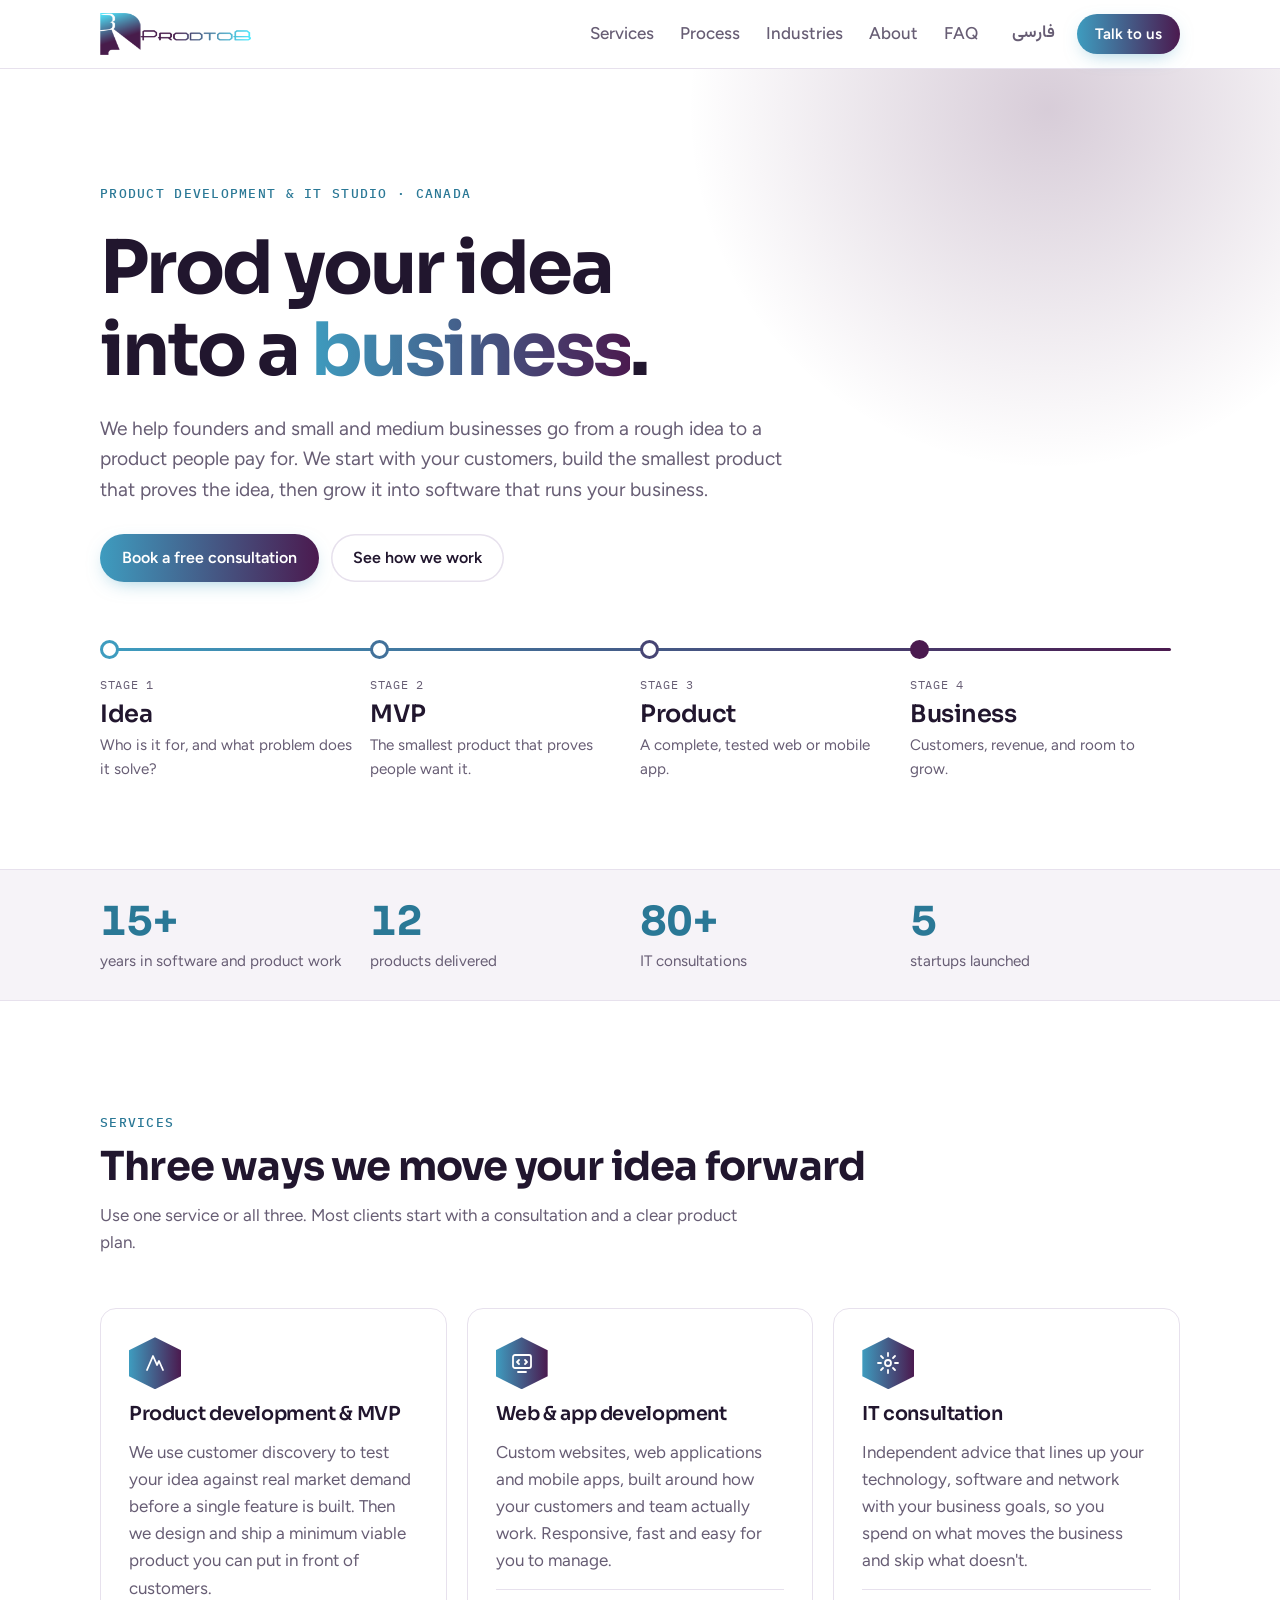
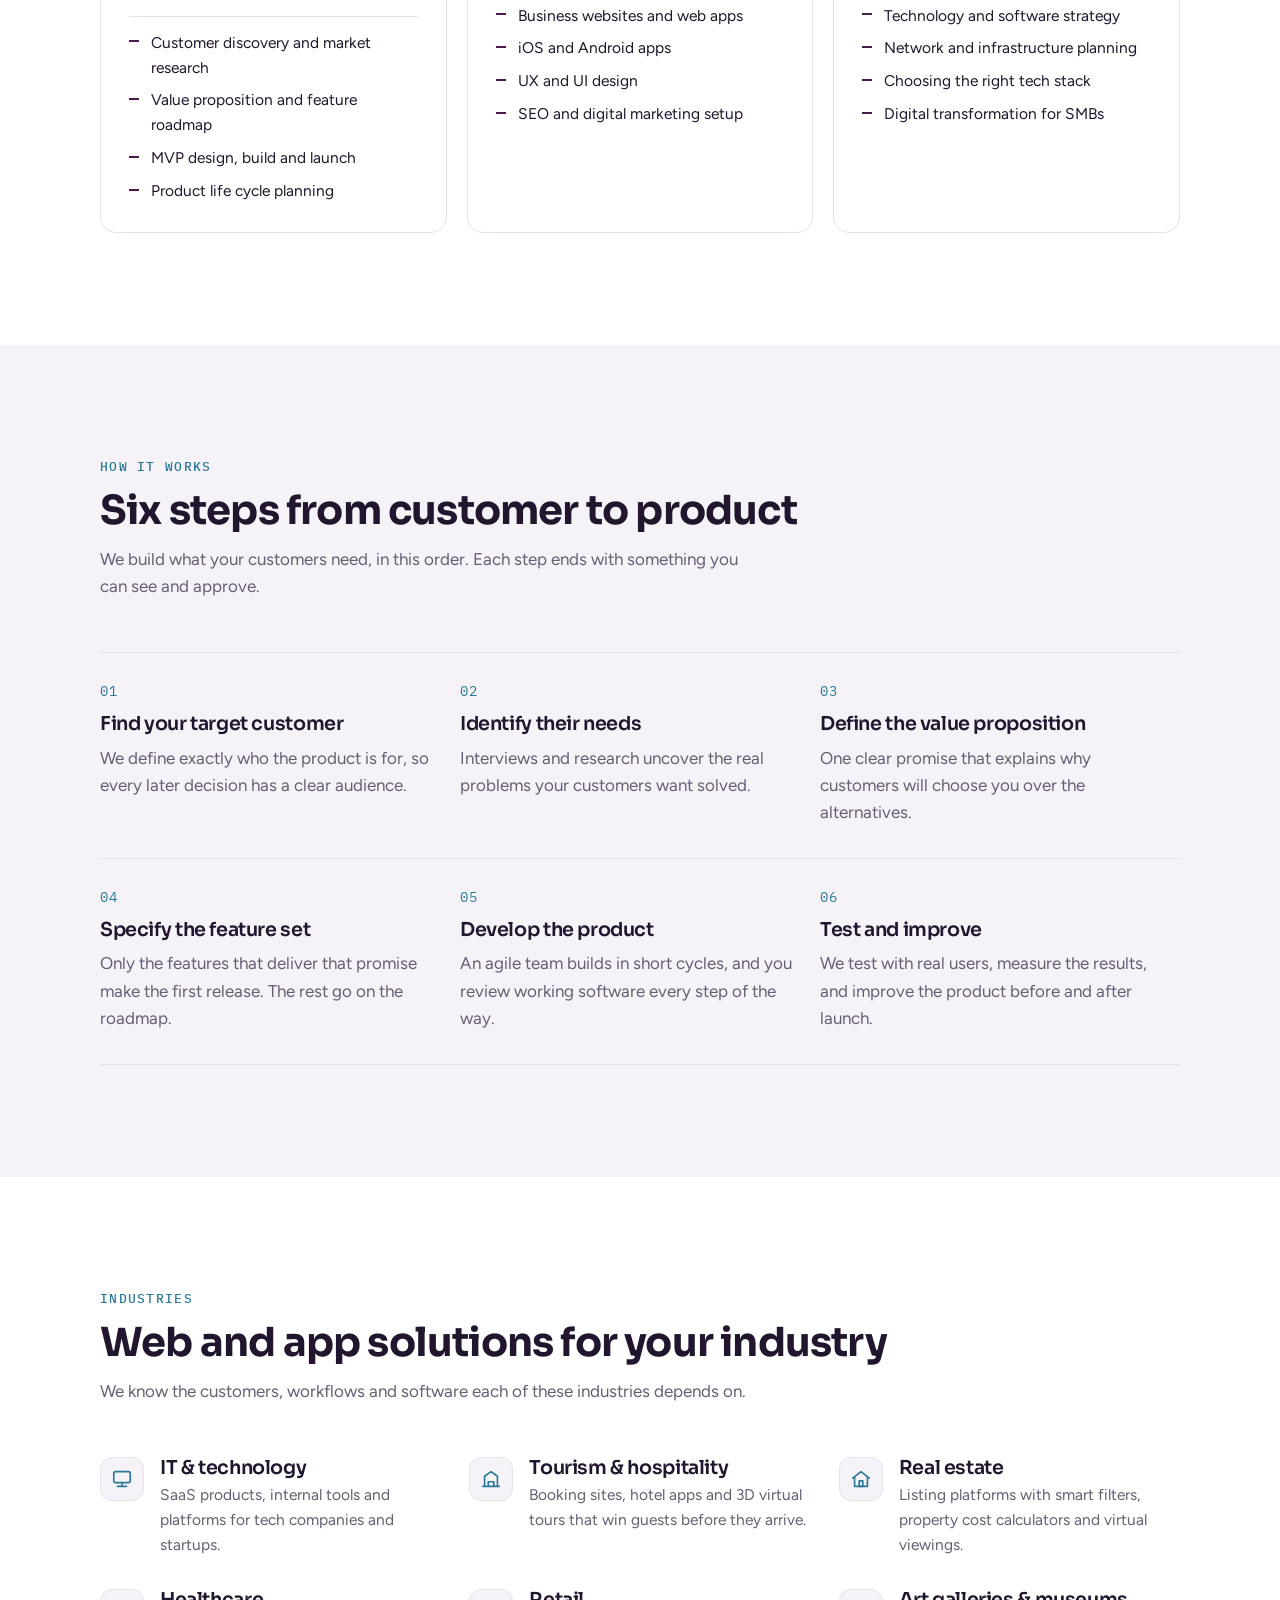
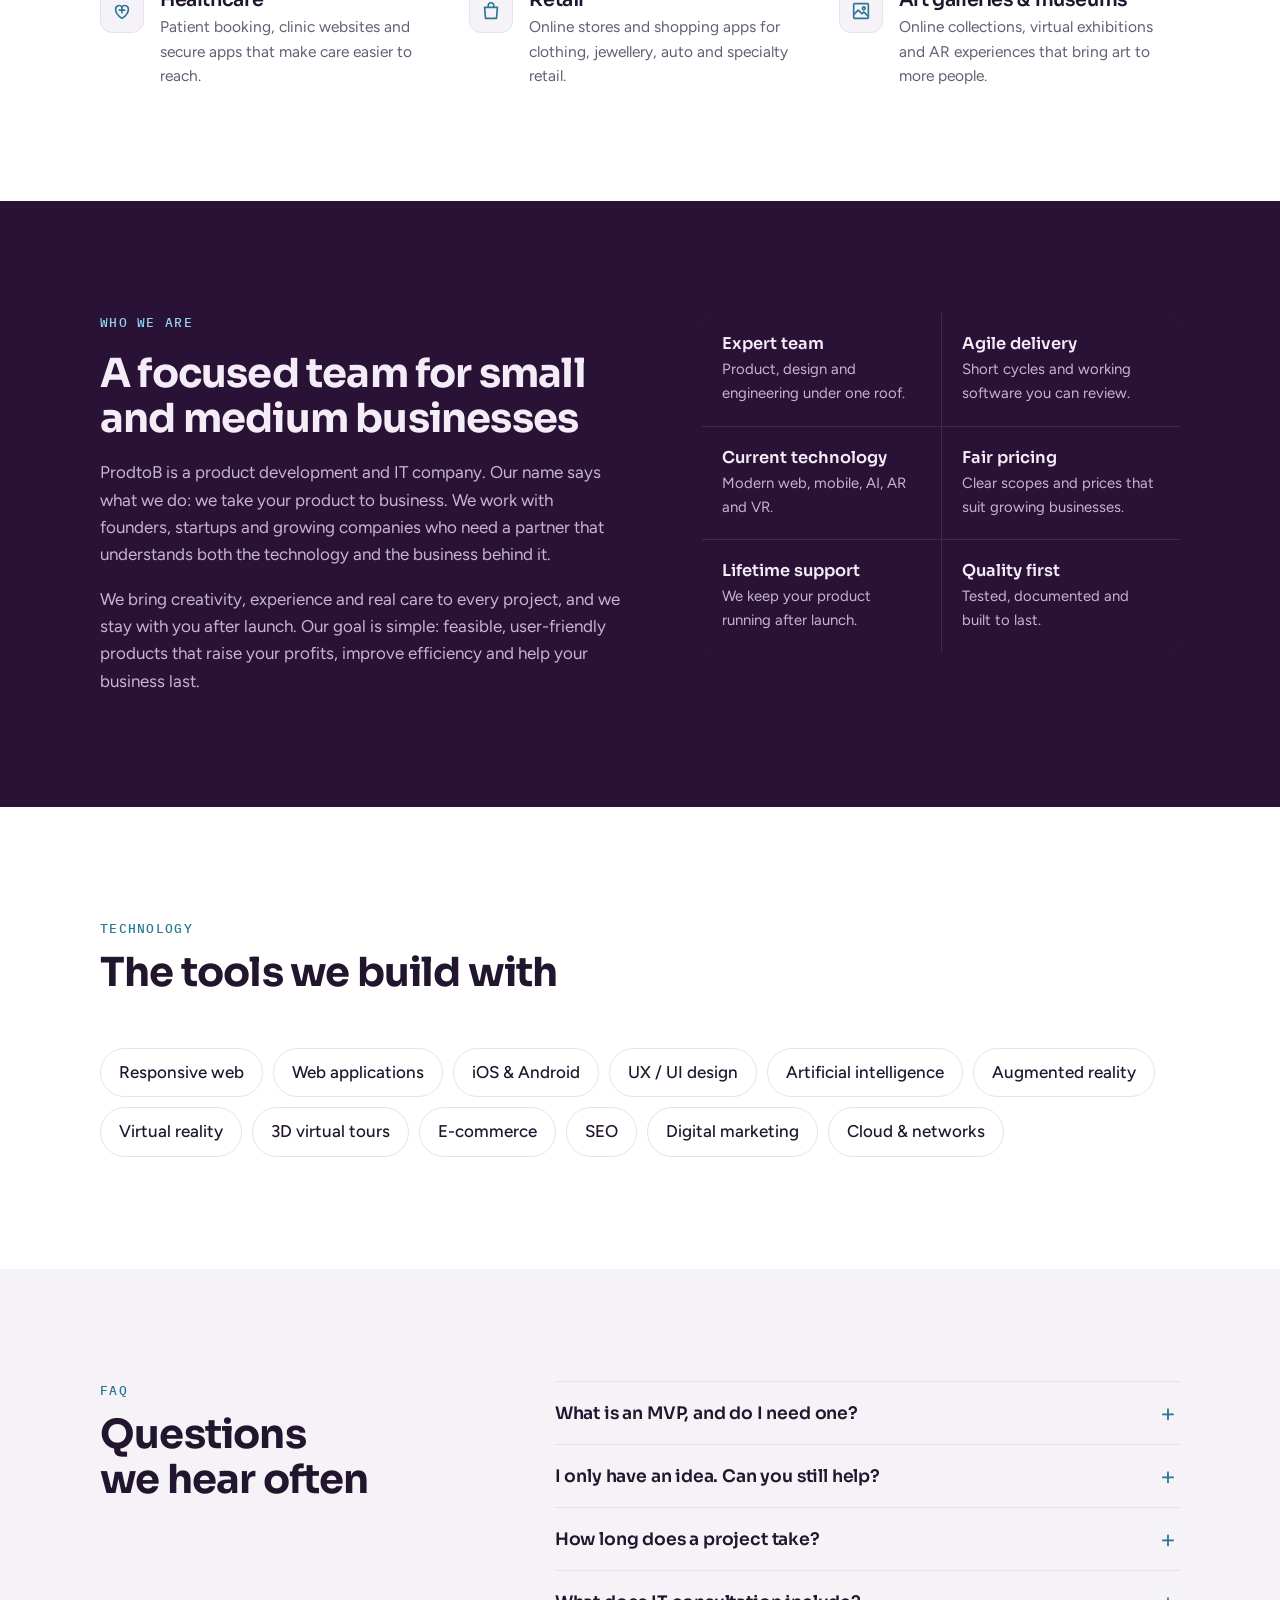
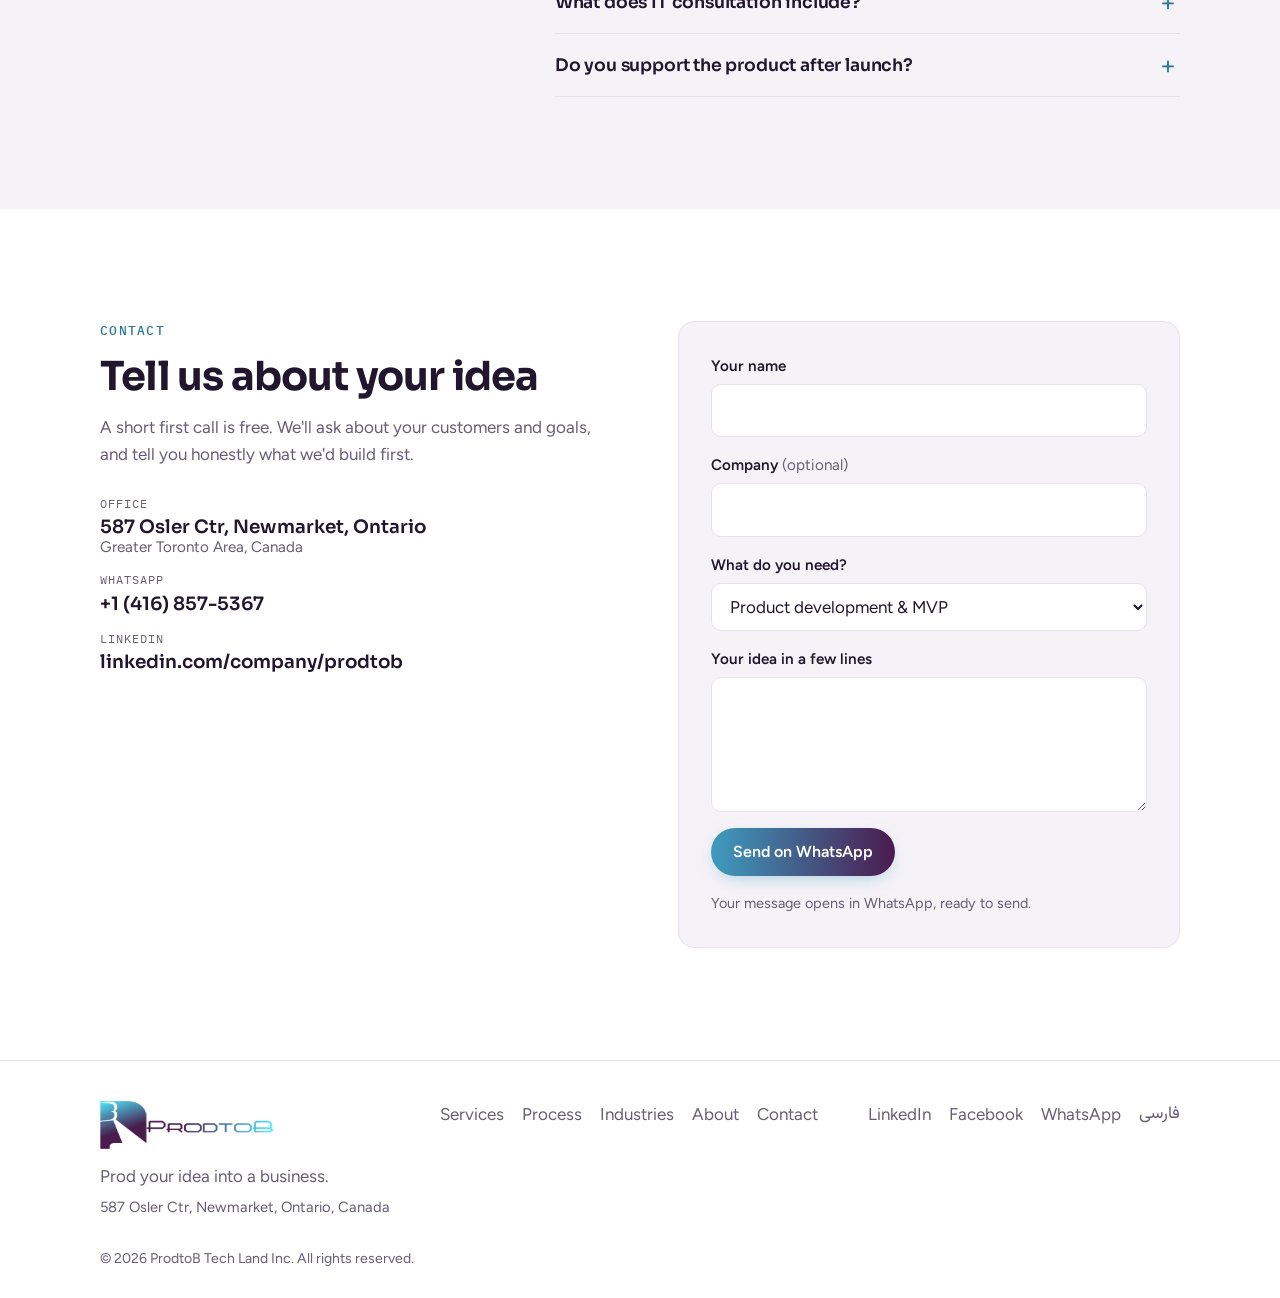
<file: index.html>
<!doctype html>
<html lang="en">
<head>
<meta charset="utf-8">
<meta name="viewport" content="width=device-width, initial-scale=1, viewport-fit=cover">
<title>ProdtoB Product Studio</title>
<meta name="description" content="ProdtoB turns ideas into working businesses: customer discovery, MVP and product development, custom web and app development, and IT consultation for startups and small and medium businesses.">
<meta name="theme-color" content="#4b1a4f">
<link rel="icon" href="assets/favicon.png" type="image/png">
<link rel="apple-touch-icon" href="assets/favicon.png">
<link rel="alternate" hreflang="en" href="https://prodtob.com/">
<link rel="alternate" hreflang="fa" href="https://prodtob.com/fa/">
<link rel="preconnect" href="https://fonts.googleapis.com">
<link rel="preconnect" href="https://fonts.gstatic.com" crossorigin>
<link rel="stylesheet" href="https://fonts.googleapis.com/css2?family=Sora:wght@500;600;700&family=Figtree:wght@400;500;600&family=IBM+Plex+Mono:wght@500&display=swap">
<link rel="stylesheet" href="https://fonts.googleapis.com/css2?family=Vazirmatn:wght@600&text=%D9%81%D8%A7%D8%B1%D8%B3%DB%8C&display=swap">
<link rel="stylesheet" href="css/styles.css">
</head>
<body>
<a class="skip" href="#main">Skip to content</a>

<header class="site-header">
  <div class="wrap header-row">
    <a class="logo" href="#top" aria-label="ProdtoB home">
      <img class="logo-img on-light" src="assets/logo-prodtob.png" alt="ProdtoB" width="511" height="142">
      <img class="logo-img on-dark" src="assets/logo-prodtob-dark.png" alt="ProdtoB" width="511" height="142">
    
    </a>
    <nav id="nav" class="nav" aria-label="Main">
      <a href="#services">Services</a>
      <a href="#process">Process</a>
      <a href="#industries">Industries</a>
      <a href="#about">About</a>
      <a href="#faq">FAQ</a>
    </nav>
    <div class="header-cta">
      <a class="lang" href="fa/" hreflang="fa" lang="fa">فارسی</a>
      <a class="btn btn-sm" href="#contact">Talk to us</a>
      <button id="nav-toggle" class="nav-toggle" aria-expanded="false" aria-controls="nav" aria-label="Menu"><span></span><span></span></button>
    </div>
  </div>
</header>

<main id="main">
  <!-- HERO: the brand idea as a route, Idea → MVP → Product → Business -->
  <section id="top" class="hero">
    <div class="wrap">
      <p class="eyebrow">Product development &amp; IT studio · Canada</p>
      <h1>Prod your idea<br>into a <span class="grad">business</span>.</h1>
      <p class="lead">We help founders and small and medium businesses go from a rough idea to a product people pay for. We start with your customers, build the smallest product that proves the idea, then grow it into software that runs your business.</p>
      <div class="hero-actions">
        <a class="btn" href="#contact">Book a free consultation</a>
        <a class="btn btn-ghost" href="#process">See how we work</a>
      </div>

      <ol class="route" aria-label="From idea to business">
        <li class="stop"><span class="dot"></span><span class="mono">Stage 1</span><strong>Idea</strong><em>Who is it for, and what problem does it solve?</em></li>
        <li class="stop"><span class="dot"></span><span class="mono">Stage 2</span><strong>MVP</strong><em>The smallest product that proves people want it.</em></li>
        <li class="stop"><span class="dot"></span><span class="mono">Stage 3</span><strong>Product</strong><em>A complete, tested web or mobile app.</em></li>
        <li class="stop"><span class="dot"></span><span class="mono">Stage 4</span><strong>Business</strong><em>Customers, revenue, and room to grow.</em></li>
      </ol>
    </div>
  </section>

  <section class="stats" aria-label="ProdtoB in numbers">
    <div class="wrap stats-row">
      <div><b>15+</b><span>years in software and product work</span></div>
      <div><b>12</b><span>products delivered</span></div>
      <div><b>80+</b><span>IT consultations</span></div>
      <div><b>5</b><span>startups launched</span></div>
    </div>
  </section>

  <section id="services" class="section">
    <div class="wrap">
      <div class="section-head">
        <p class="eyebrow">Services</p>
        <h2>Three ways we move your idea forward</h2>
        <p class="sub">Use one service or all three. Most clients start with a consultation and a clear product plan.</p>
      </div>
      <div class="services">
        <article class="service">
          <div class="hex" aria-hidden="true"><svg viewBox="0 0 24 24"><path d="M4 19 10 5l4 9 2-4 4 9"/></svg></div>
          <h3>Product development &amp; MVP</h3>
          <p>We use customer discovery to test your idea against real market demand before a single feature is built. Then we design and ship a minimum viable product you can put in front of customers.</p>
          <ul>
            <li>Customer discovery and market research</li>
            <li>Value proposition and feature roadmap</li>
            <li>MVP design, build and launch</li>
            <li>Product life cycle planning</li>
          </ul>
        </article>
        <article class="service">
          <div class="hex" aria-hidden="true"><svg viewBox="0 0 24 24"><rect x="3" y="4" width="18" height="13" rx="2"/><path d="M8 21h8M9 9l-2 2 2 2M15 9l2 2-2 2"/></svg></div>
          <h3>Web &amp; app development</h3>
          <p>Custom websites, web applications and mobile apps, built around how your customers and team actually work. Responsive, fast and easy for you to manage.</p>
          <ul>
            <li>Business websites and web apps</li>
            <li>iOS and Android apps</li>
            <li>UX and UI design</li>
            <li>SEO and digital marketing setup</li>
          </ul>
        </article>
        <article class="service">
          <div class="hex" aria-hidden="true"><svg viewBox="0 0 24 24"><circle cx="12" cy="12" r="3"/><path d="M12 2v3M12 19v3M2 12h3M19 12h3M5 5l2 2M17 17l2 2M5 19l2-2M17 7l2-2"/></svg></div>
          <h3>IT consultation</h3>
          <p>Independent advice that lines up your technology, software and network with your business goals, so you spend on what moves the business and skip what doesn't.</p>
          <ul>
            <li>Technology and software strategy</li>
            <li>Network and infrastructure planning</li>
            <li>Choosing the right tech stack</li>
            <li>Digital transformation for SMBs</li>
          </ul>
        </article>
      </div>
    </div>
  </section>

  <section id="process" class="section section-tint">
    <div class="wrap">
      <div class="section-head">
        <p class="eyebrow">How it works</p>
        <h2>Six steps from customer to product</h2>
        <p class="sub">We build what your customers need, in this order. Each step ends with something you can see and approve.</p>
      </div>
      <ol class="steps">
        <li><span class="mono">01</span><h3>Find your target customer</h3><p>We define exactly who the product is for, so every later decision has a clear audience.</p></li>
        <li><span class="mono">02</span><h3>Identify their needs</h3><p>Interviews and research uncover the real problems your customers want solved.</p></li>
        <li><span class="mono">03</span><h3>Define the value proposition</h3><p>One clear promise that explains why customers will choose you over the alternatives.</p></li>
        <li><span class="mono">04</span><h3>Specify the feature set</h3><p>Only the features that deliver that promise make the first release. The rest go on the roadmap.</p></li>
        <li><span class="mono">05</span><h3>Develop the product</h3><p>An agile team builds in short cycles, and you review working software every step of the way.</p></li>
        <li><span class="mono">06</span><h3>Test and improve</h3><p>We test with real users, measure the results, and improve the product before and after launch.</p></li>
      </ol>
    </div>
  </section>

  <section id="industries" class="section">
    <div class="wrap">
      <div class="section-head">
        <p class="eyebrow">Industries</p>
        <h2>Web and app solutions for your industry</h2>
        <p class="sub">We know the customers, workflows and software each of these industries depends on.</p>
      </div>
      <div class="industries">
        <article><svg viewBox="0 0 24 24" aria-hidden="true"><rect x="3" y="4" width="18" height="12" rx="2"/><path d="M7 20h10M12 16v4"/></svg><h3>IT &amp; technology</h3><p>SaaS products, internal tools and platforms for tech companies and startups.</p></article>
        <article><svg viewBox="0 0 24 24" aria-hidden="true"><path d="M3 20h18M5 20V9l7-5 7 5v11M9 20v-5h6v5"/></svg><h3>Tourism &amp; hospitality</h3><p>Booking sites, hotel apps and 3D virtual tours that win guests before they arrive.</p></article>
        <article><svg viewBox="0 0 24 24" aria-hidden="true"><path d="M3 11 12 4l9 7M5 10v10h14V10"/><rect x="10" y="14" width="4" height="6"/></svg><h3>Real estate</h3><p>Listing platforms with smart filters, property cost calculators and virtual viewings.</p></article>
        <article><svg viewBox="0 0 24 24" aria-hidden="true"><path d="M12 20s-7-4.5-7-10a4 4 0 0 1 7-2.6A4 4 0 0 1 19 10c0 5.5-7 10-7 10z"/><path d="M9 11h6M12 8v6"/></svg><h3>Healthcare</h3><p>Patient booking, clinic websites and secure apps that make care easier to reach.</p></article>
        <article><svg viewBox="0 0 24 24" aria-hidden="true"><path d="M5 8h14l-1 12H6zM9 8V6a3 3 0 0 1 6 0v2"/></svg><h3>Retail</h3><p>Online stores and shopping apps for clothing, jewellery, auto and specialty retail.</p></article>
        <article><svg viewBox="0 0 24 24" aria-hidden="true"><rect x="4" y="4" width="16" height="16" rx="1"/><path d="m4 16 5-5 4 4 2-2 5 5"/><circle cx="15" cy="9" r="1.5"/></svg><h3>Art galleries &amp; museums</h3><p>Online collections, virtual exhibitions and AR experiences that bring art to more people.</p></article>
      </div>
    </div>
  </section>

  <section id="about" class="section section-dark">
    <div class="wrap about-grid">
      <div class="about-copy">
        <p class="eyebrow">Who we are</p>
        <h2>A focused team for small and medium businesses</h2>
        <p>ProdtoB is a product development and IT company. Our name says what we do: we take your product to business. We work with founders, startups and growing companies who need a partner that understands both the technology and the business behind it.</p>
        <p>We bring creativity, experience and real care to every project, and we stay with you after launch. Our goal is simple: feasible, user-friendly products that raise your profits, improve efficiency and help your business last.</p>
      </div>
      <ul class="values">
        <li><b>Expert team</b><span>Product, design and engineering under one roof.</span></li>
        <li><b>Agile delivery</b><span>Short cycles and working software you can review.</span></li>
        <li><b>Current technology</b><span>Modern web, mobile, AI, AR and VR.</span></li>
        <li><b>Fair pricing</b><span>Clear scopes and prices that suit growing businesses.</span></li>
        <li><b>Lifetime support</b><span>We keep your product running after launch.</span></li>
        <li><b>Quality first</b><span>Tested, documented and built to last.</span></li>
      </ul>
    </div>
  </section>

  <section class="section">
    <div class="wrap">
      <div class="section-head">
        <p class="eyebrow">Technology</p>
        <h2>The tools we build with</h2>
      </div>
      <ul class="tags">
        <li>Responsive web</li><li>Web applications</li><li>iOS &amp; Android</li><li>UX / UI design</li>
        <li>Artificial intelligence</li><li>Augmented reality</li><li>Virtual reality</li><li>3D virtual tours</li>
        <li>E-commerce</li><li>SEO</li><li>Digital marketing</li><li>Cloud &amp; networks</li>
      </ul>
    </div>
  </section>

  <section id="faq" class="section section-tint">
    <div class="wrap faq-wrap">
      <div class="section-head">
        <p class="eyebrow">FAQ</p>
        <h2>Questions we hear often</h2>
      </div>
      <div class="faq">
        <details>
          <summary>What is an MVP, and do I need one?</summary>
          <p>A minimum viable product is the smallest version of your product that real customers can use. It lets you test demand and learn what to build next before you invest in the full product. If your idea is new or unproven, an MVP is almost always the safest first step.</p>
        </details>
        <details>
          <summary>I only have an idea. Can you still help?</summary>
          <p>Yes. That is where most of our clients start. We begin with customer discovery to check the idea, then turn it into a value proposition, a feature list and a plan you can act on.</p>
        </details>
        <details>
          <summary>How long does a project take?</summary>
          <p>It depends on scope. A focused MVP or business website usually takes a few weeks, while a full web or mobile app takes a few months. You get a timeline with the proposal, before any work starts.</p>
        </details>
        <details>
          <summary>What does IT consultation include?</summary>
          <p>We review your current software, systems and network, compare them with your business goals, and give you a clear plan: what to keep, what to change and what to build.</p>
        </details>
        <details>
          <summary>Do you support the product after launch?</summary>
          <p>Yes. We offer ongoing support, updates and improvements for every product we build.</p>
        </details>
      </div>
    </div>
  </section>

  <section id="contact" class="section">
    <div class="wrap contact-grid">
      <div>
        <p class="eyebrow">Contact</p>
        <h2>Tell us about your idea</h2>
        <p class="sub">A short first call is free. We'll ask about your customers and goals, and tell you honestly what we'd build first.</p>
        <dl class="contact-list">
          <div><dt>Office</dt><dd>587 Osler Ctr, Newmarket, Ontario<br><span class="dd-sub">Greater Toronto Area, Canada</span></dd></div>
          <div><dt>WhatsApp</dt><dd><a href="https://wa.me/14168575367" target="_blank" rel="noopener">+1 (416) 857-5367</a></dd></div>
          <div><dt>LinkedIn</dt><dd><a href="https://www.linkedin.com/company/prodtob/" target="_blank" rel="noopener">linkedin.com/company/prodtob</a></dd></div>
        </dl>
      </div>
      <form id="contact-form" class="form" data-whatsapp="14168575367" novalidate>
        <div class="field"><label for="f-name">Your name</label><input id="f-name" name="name" autocomplete="name" required></div>
        <div class="field"><label for="f-company">Company <span>(optional)</span></label><input id="f-company" name="company" autocomplete="organization"></div>
        <div class="field">
          <label for="f-need">What do you need?</label>
          <select id="f-need" name="need">
            <option>Product development &amp; MVP</option>
            <option>Web or app development</option>
            <option>IT consultation</option>
            <option>Not sure yet</option>
          </select>
        </div>
        <div class="field"><label for="f-msg">Your idea in a few lines</label><textarea id="f-msg" name="message" rows="4" required></textarea></div>
        <button class="btn" type="submit">Send on WhatsApp</button>
        <p class="form-note" id="form-note" role="status">Your message opens in WhatsApp, ready to send.</p>
      </form>
    </div>
  </section>
</main>

<footer class="site-footer">
  <div class="wrap footer-row">
    <div>
      <a class="logo" href="#top" aria-label="ProdtoB home"><img class="logo-img on-light" src="assets/logo-prodtob.png" alt="ProdtoB" width="511" height="142"><img class="logo-img on-dark" src="assets/logo-prodtob-dark.png" alt="ProdtoB" width="511" height="142"></a>
      <p>Prod your idea into a business.</p>
      <p class="foot-addr">587 Osler Ctr, Newmarket, Ontario, Canada</p>
    </div>
    <nav aria-label="Footer">
      <a href="#services">Services</a><a href="#process">Process</a><a href="#industries">Industries</a><a href="#about">About</a><a href="#contact">Contact</a>
    </nav>
    <div class="social">
      <a href="https://www.linkedin.com/company/prodtob/" target="_blank" rel="noopener">LinkedIn</a>
      <a href="https://www.facebook.com/ProdtoB/" target="_blank" rel="noopener">Facebook</a>
      <a href="https://wa.me/14168575367" target="_blank" rel="noopener">WhatsApp</a>
      <a href="fa/" hreflang="fa" lang="fa">فارسی</a>
    </div>
  </div>
  <div class="wrap legal">© <span id="year">2026</span> ProdtoB Tech Land Inc. All rights reserved.</div>
</footer>

<script src="js/main.js"></script>
</body>
</html>
</file>
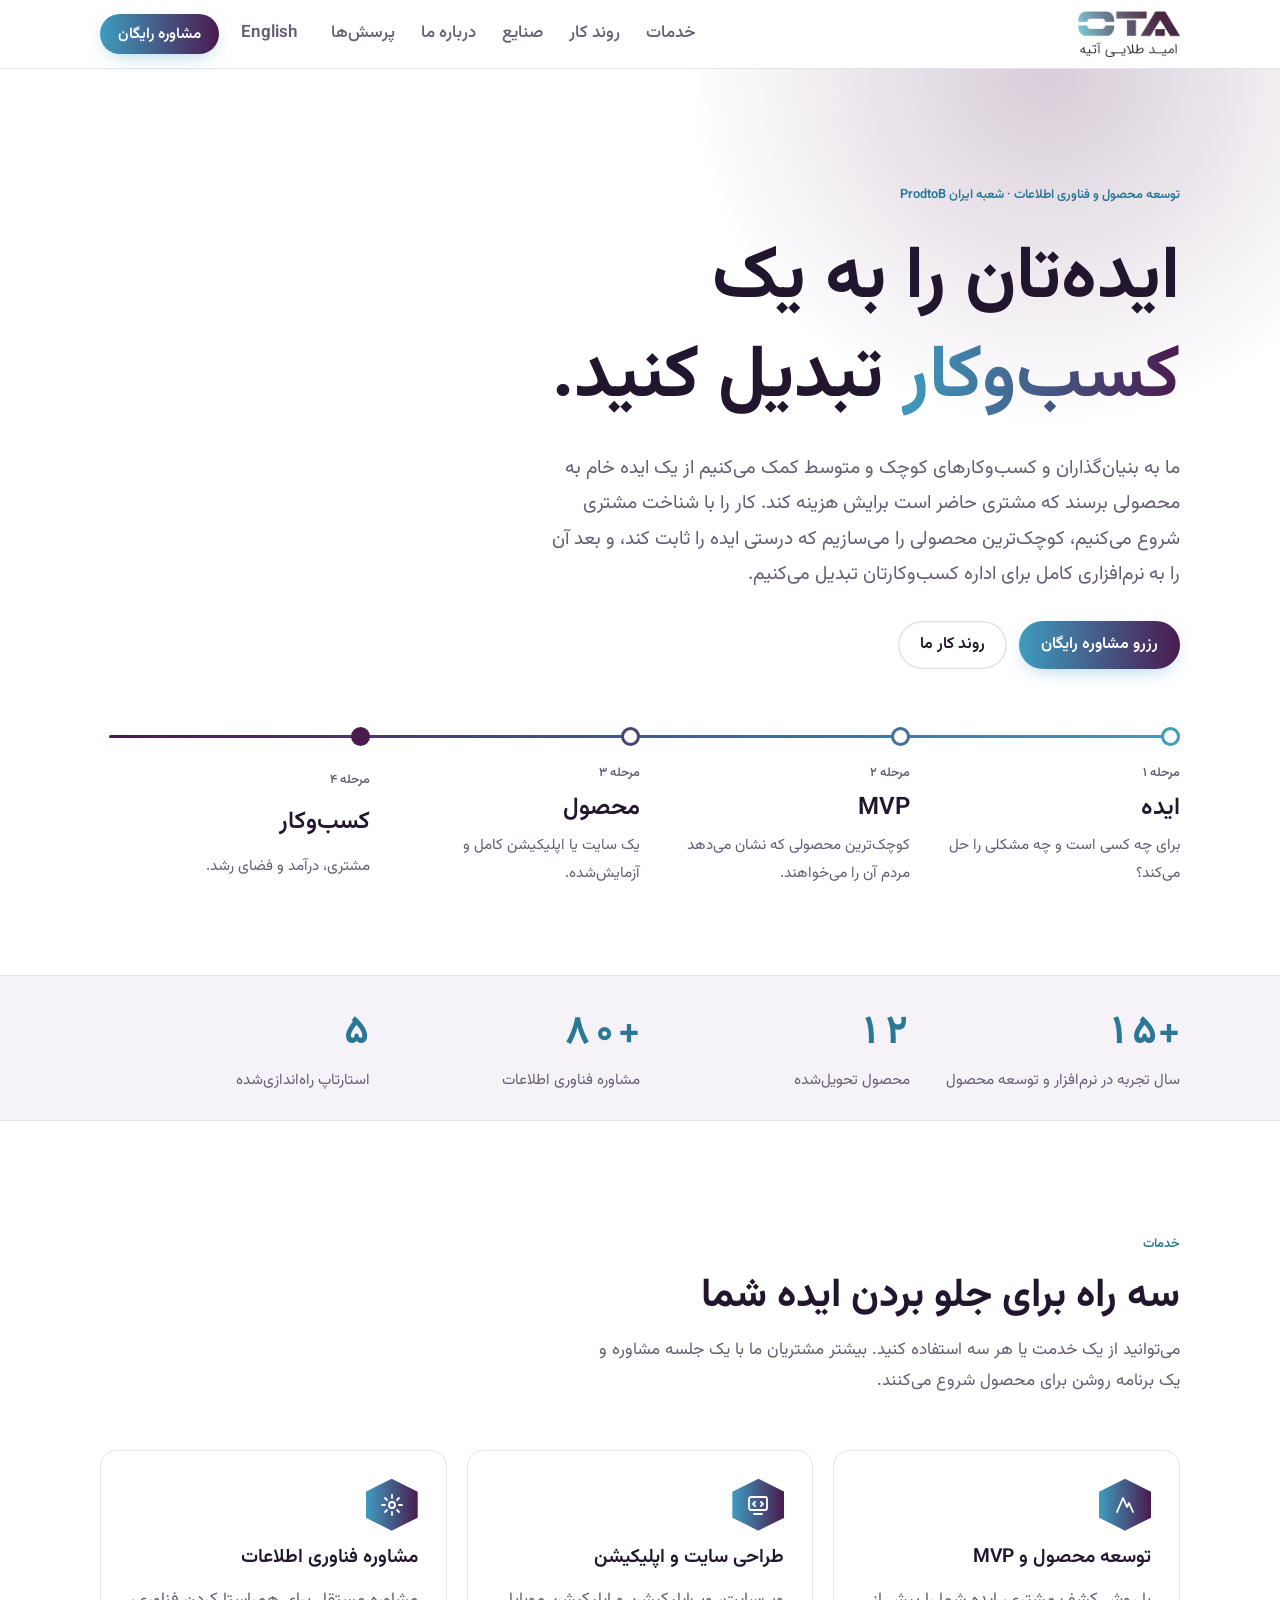
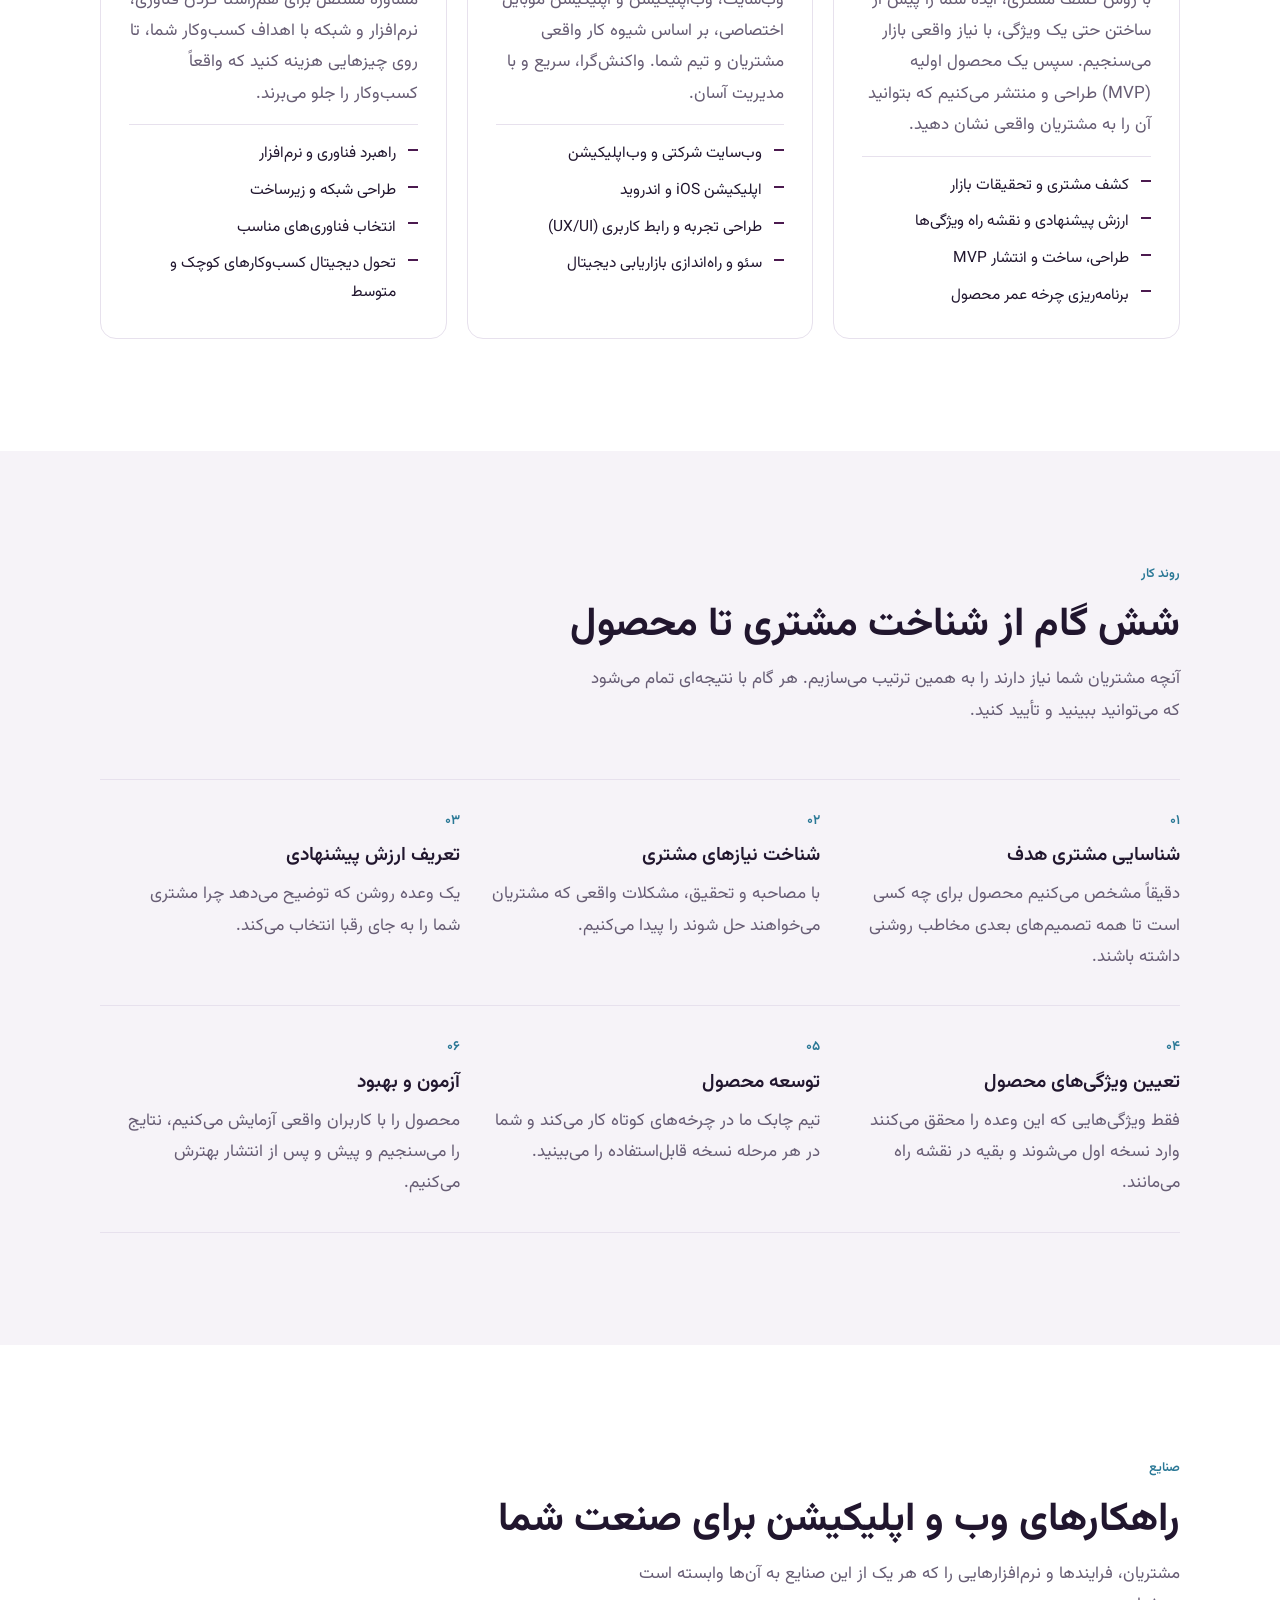
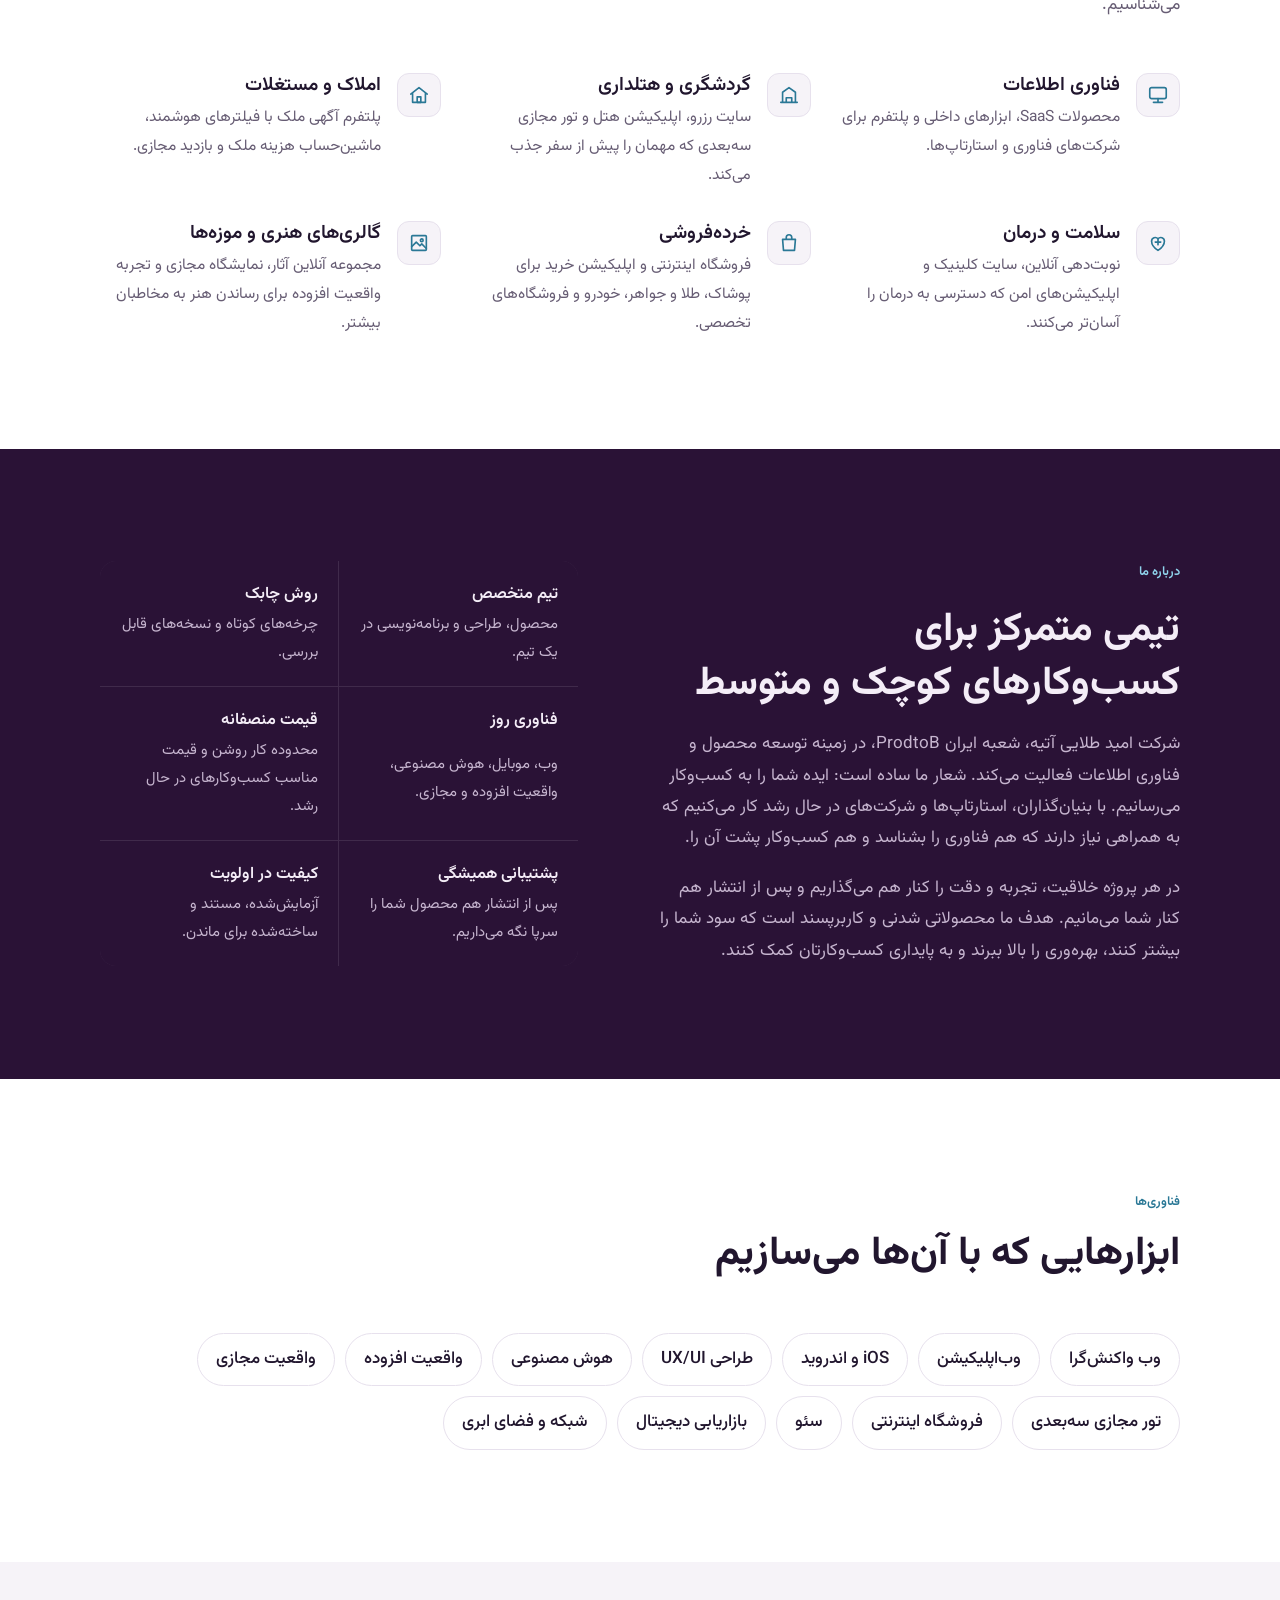
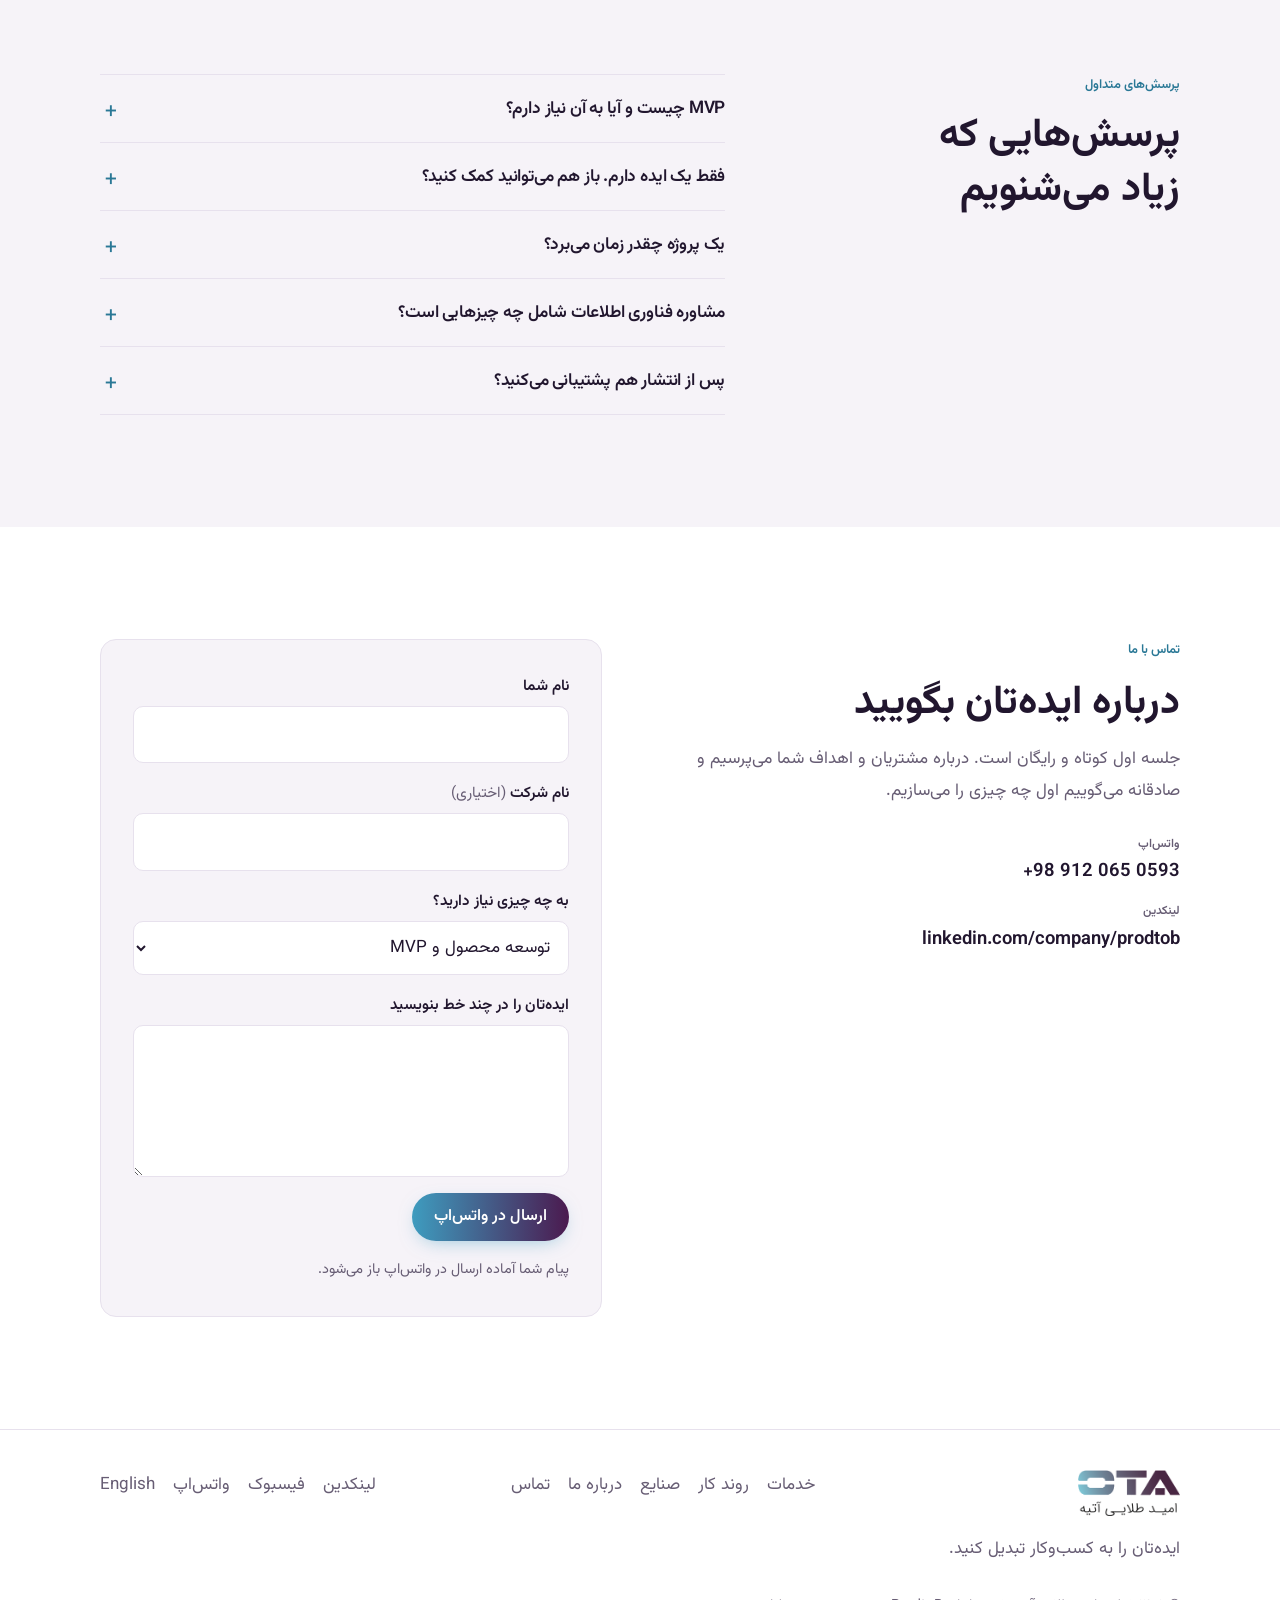
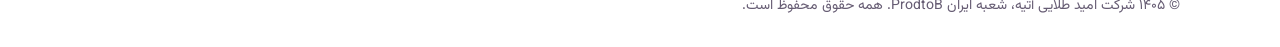
<file: fa/index.html>
<!doctype html>
<html lang="fa" dir="rtl">
<head>
<meta charset="utf-8">
<meta name="viewport" content="width=device-width, initial-scale=1, viewport-fit=cover">
<title>امید طلایی آتیه | توسعه محصول و فناوری اطلاعات</title>
<meta name="description" content="شرکت امید طلایی آتیه، شعبه ایران ProdtoB: کشف مشتری، طراحی و ساخت MVP، توسعه محصول، طراحی سایت و اپلیکیشن، و مشاوره فناوری اطلاعات برای استارتاپ‌ها و کسب‌وکارهای کوچک و متوسط.">
<meta name="theme-color" content="#4b1a4f">
<link rel="icon" href="../assets/favicon.png" type="image/png">
<link rel="apple-touch-icon" href="../assets/favicon.png">
<link rel="alternate" hreflang="en" href="https://prodtob.com/">
<link rel="alternate" hreflang="fa" href="https://prodtob.com/fa/">
<link rel="preconnect" href="https://fonts.googleapis.com">
<link rel="preconnect" href="https://fonts.gstatic.com" crossorigin>
<link rel="stylesheet" href="https://fonts.googleapis.com/css2?family=Vazirmatn:wght@400;500;600;700;800&family=Figtree:wght@500;600&display=swap">
<link rel="stylesheet" href="../css/styles.css">
</head>
<body>
<a class="skip" href="#main">رفتن به محتوا</a>

<header class="site-header">
  <div class="wrap header-row">
    <a class="logo" href="#top" aria-label="امید طلایی آتیه، صفحه اصلی">
      <img class="logo-img on-light" src="../assets/logo-ota.png" alt="امید طلایی آتیه" width="238" height="107">
      <img class="logo-img on-dark" src="../assets/logo-ota-dark.png" alt="امید طلایی آتیه" width="238" height="107">
    
    </a>
    <nav id="nav" class="nav" aria-label="منوی اصلی">
      <a href="#services">خدمات</a>
      <a href="#process">روند کار</a>
      <a href="#industries">صنایع</a>
      <a href="#about">درباره ما</a>
      <a href="#faq">پرسش‌ها</a>
    </nav>
    <div class="header-cta">
      <a class="lang" href="../" hreflang="en" lang="en">English</a>
      <a class="btn btn-sm" href="#contact">مشاوره رایگان</a>
      <button id="nav-toggle" class="nav-toggle" aria-expanded="false" aria-controls="nav" aria-label="منو"><span></span><span></span></button>
    </div>
  </div>
</header>

<main id="main">
  <section id="top" class="hero">
    <div class="wrap">
      <p class="eyebrow">توسعه محصول و فناوری اطلاعات · شعبه ایران <span lang="en">ProdtoB</span></p>
      <h1>ایده‌تان را به یک <span class="grad">کسب‌وکار</span> تبدیل کنید.</h1>
      <p class="lead">ما به بنیان‌گذاران و کسب‌وکارهای کوچک و متوسط کمک می‌کنیم از یک ایده خام به محصولی برسند که مشتری حاضر است برایش هزینه کند. کار را با شناخت مشتری شروع می‌کنیم، کوچک‌ترین محصولی را می‌سازیم که درستی ایده را ثابت کند، و بعد آن را به نرم‌افزاری کامل برای اداره کسب‌وکارتان تبدیل می‌کنیم.</p>
      <div class="hero-actions">
        <a class="btn" href="#contact">رزرو مشاوره رایگان</a>
        <a class="btn btn-ghost" href="#process">روند کار ما</a>
      </div>

      <ol class="route" aria-label="از ایده تا کسب‌وکار">
        <li class="stop"><span class="dot"></span><span class="mono">مرحله ۱</span><strong>ایده</strong><em>برای چه کسی است و چه مشکلی را حل می‌کند؟</em></li>
        <li class="stop"><span class="dot"></span><span class="mono">مرحله ۲</span><strong>MVP</strong><em>کوچک‌ترین محصولی که نشان می‌دهد مردم آن را می‌خواهند.</em></li>
        <li class="stop"><span class="dot"></span><span class="mono">مرحله ۳</span><strong>محصول</strong><em>یک سایت یا اپلیکیشن کامل و آزمایش‌شده.</em></li>
        <li class="stop"><span class="dot"></span><span class="mono">مرحله ۴</span><strong>کسب‌وکار</strong><em>مشتری، درآمد و فضای رشد.</em></li>
      </ol>
    </div>
  </section>

  <section class="stats" aria-label="آمار ما">
    <div class="wrap stats-row">
      <div><b>+۱۵</b><span>سال تجربه در نرم‌افزار و توسعه محصول</span></div>
      <div><b>۱۲</b><span>محصول تحویل‌شده</span></div>
      <div><b>+۸۰</b><span>مشاوره فناوری اطلاعات</span></div>
      <div><b>۵</b><span>استارتاپ راه‌اندازی‌شده</span></div>
    </div>
  </section>

  <section id="services" class="section">
    <div class="wrap">
      <div class="section-head">
        <p class="eyebrow">خدمات</p>
        <h2>سه راه برای جلو بردن ایده شما</h2>
        <p class="sub">می‌توانید از یک خدمت یا هر سه استفاده کنید. بیشتر مشتریان ما با یک جلسه مشاوره و یک برنامه روشن برای محصول شروع می‌کنند.</p>
      </div>
      <div class="services">
        <article class="service">
          <div class="hex" aria-hidden="true"><svg viewBox="0 0 24 24"><path d="M4 19 10 5l4 9 2-4 4 9"/></svg></div>
          <h3>توسعه محصول و MVP</h3>
          <p>با روش کشف مشتری، ایده شما را پیش از ساختن حتی یک ویژگی، با نیاز واقعی بازار می‌سنجیم. سپس یک محصول اولیه (MVP) طراحی و منتشر می‌کنیم که بتوانید آن را به مشتریان واقعی نشان دهید.</p>
          <ul>
            <li>کشف مشتری و تحقیقات بازار</li>
            <li>ارزش پیشنهادی و نقشه راه ویژگی‌ها</li>
            <li>طراحی، ساخت و انتشار MVP</li>
            <li>برنامه‌ریزی چرخه عمر محصول</li>
          </ul>
        </article>
        <article class="service">
          <div class="hex" aria-hidden="true"><svg viewBox="0 0 24 24"><rect x="3" y="4" width="18" height="13" rx="2"/><path d="M8 21h8M9 9l-2 2 2 2M15 9l2 2-2 2"/></svg></div>
          <h3>طراحی سایت و اپلیکیشن</h3>
          <p>وب‌سایت، وب‌اپلیکیشن و اپلیکیشن موبایل اختصاصی، بر اساس شیوه کار واقعی مشتریان و تیم شما. واکنش‌گرا، سریع و با مدیریت آسان.</p>
          <ul>
            <li>وب‌سایت شرکتی و وب‌اپلیکیشن</li>
            <li>اپلیکیشن iOS و اندروید</li>
            <li>طراحی تجربه و رابط کاربری (UX/UI)</li>
            <li>سئو و راه‌اندازی بازاریابی دیجیتال</li>
          </ul>
        </article>
        <article class="service">
          <div class="hex" aria-hidden="true"><svg viewBox="0 0 24 24"><circle cx="12" cy="12" r="3"/><path d="M12 2v3M12 19v3M2 12h3M19 12h3M5 5l2 2M17 17l2 2M5 19l2-2M17 7l2-2"/></svg></div>
          <h3>مشاوره فناوری اطلاعات</h3>
          <p>مشاوره مستقل برای هم‌راستا کردن فناوری، نرم‌افزار و شبکه با اهداف کسب‌وکار شما، تا روی چیزهایی هزینه کنید که واقعاً کسب‌وکار را جلو می‌برند.</p>
          <ul>
            <li>راهبرد فناوری و نرم‌افزار</li>
            <li>طراحی شبکه و زیرساخت</li>
            <li>انتخاب فناوری‌های مناسب</li>
            <li>تحول دیجیتال کسب‌وکارهای کوچک و متوسط</li>
          </ul>
        </article>
      </div>
    </div>
  </section>

  <section id="process" class="section section-tint">
    <div class="wrap">
      <div class="section-head">
        <p class="eyebrow">روند کار</p>
        <h2>شش گام از شناخت مشتری تا محصول</h2>
        <p class="sub">آنچه مشتریان شما نیاز دارند را به همین ترتیب می‌سازیم. هر گام با نتیجه‌ای تمام می‌شود که می‌توانید ببینید و تأیید کنید.</p>
      </div>
      <ol class="steps">
        <li><span class="mono">۰۱</span><h3>شناسایی مشتری هدف</h3><p>دقیقاً مشخص می‌کنیم محصول برای چه کسی است تا همه تصمیم‌های بعدی مخاطب روشنی داشته باشند.</p></li>
        <li><span class="mono">۰۲</span><h3>شناخت نیازهای مشتری</h3><p>با مصاحبه و تحقیق، مشکلات واقعی که مشتریان می‌خواهند حل شوند را پیدا می‌کنیم.</p></li>
        <li><span class="mono">۰۳</span><h3>تعریف ارزش پیشنهادی</h3><p>یک وعده روشن که توضیح می‌دهد چرا مشتری شما را به جای رقبا انتخاب می‌کند.</p></li>
        <li><span class="mono">۰۴</span><h3>تعیین ویژگی‌های محصول</h3><p>فقط ویژگی‌هایی که این وعده را محقق می‌کنند وارد نسخه اول می‌شوند و بقیه در نقشه راه می‌مانند.</p></li>
        <li><span class="mono">۰۵</span><h3>توسعه محصول</h3><p>تیم چابک ما در چرخه‌های کوتاه کار می‌کند و شما در هر مرحله نسخه قابل‌استفاده را می‌بینید.</p></li>
        <li><span class="mono">۰۶</span><h3>آزمون و بهبود</h3><p>محصول را با کاربران واقعی آزمایش می‌کنیم، نتایج را می‌سنجیم و پیش و پس از انتشار بهترش می‌کنیم.</p></li>
      </ol>
    </div>
  </section>

  <section id="industries" class="section">
    <div class="wrap">
      <div class="section-head">
        <p class="eyebrow">صنایع</p>
        <h2>راهکارهای وب و اپلیکیشن برای صنعت شما</h2>
        <p class="sub">مشتریان، فرایندها و نرم‌افزارهایی را که هر یک از این صنایع به آن‌ها وابسته است می‌شناسیم.</p>
      </div>
      <div class="industries">
        <article><svg viewBox="0 0 24 24" aria-hidden="true"><rect x="3" y="4" width="18" height="12" rx="2"/><path d="M7 20h10M12 16v4"/></svg><h3>فناوری اطلاعات</h3><p>محصولات SaaS، ابزارهای داخلی و پلتفرم برای شرکت‌های فناوری و استارتاپ‌ها.</p></article>
        <article><svg viewBox="0 0 24 24" aria-hidden="true"><path d="M3 20h18M5 20V9l7-5 7 5v11M9 20v-5h6v5"/></svg><h3>گردشگری و هتلداری</h3><p>سایت رزرو، اپلیکیشن هتل و تور مجازی سه‌بعدی که مهمان را پیش از سفر جذب می‌کند.</p></article>
        <article><svg viewBox="0 0 24 24" aria-hidden="true"><path d="M3 11 12 4l9 7M5 10v10h14V10"/><rect x="10" y="14" width="4" height="6"/></svg><h3>املاک و مستغلات</h3><p>پلتفرم آگهی ملک با فیلترهای هوشمند، ماشین‌حساب هزینه ملک و بازدید مجازی.</p></article>
        <article><svg viewBox="0 0 24 24" aria-hidden="true"><path d="M12 20s-7-4.5-7-10a4 4 0 0 1 7-2.6A4 4 0 0 1 19 10c0 5.5-7 10-7 10z"/><path d="M9 11h6M12 8v6"/></svg><h3>سلامت و درمان</h3><p>نوبت‌دهی آنلاین، سایت کلینیک و اپلیکیشن‌های امن که دسترسی به درمان را آسان‌تر می‌کنند.</p></article>
        <article><svg viewBox="0 0 24 24" aria-hidden="true"><path d="M5 8h14l-1 12H6zM9 8V6a3 3 0 0 1 6 0v2"/></svg><h3>خرده‌فروشی</h3><p>فروشگاه اینترنتی و اپلیکیشن خرید برای پوشاک، طلا و جواهر، خودرو و فروشگاه‌های تخصصی.</p></article>
        <article><svg viewBox="0 0 24 24" aria-hidden="true"><rect x="4" y="4" width="16" height="16" rx="1"/><path d="m4 16 5-5 4 4 2-2 5 5"/><circle cx="15" cy="9" r="1.5"/></svg><h3>گالری‌های هنری و موزه‌ها</h3><p>مجموعه آنلاین آثار، نمایشگاه مجازی و تجربه واقعیت افزوده برای رساندن هنر به مخاطبان بیشتر.</p></article>
      </div>
    </div>
  </section>

  <section id="about" class="section section-dark">
    <div class="wrap about-grid">
      <div class="about-copy">
        <p class="eyebrow">درباره ما</p>
        <h2>تیمی متمرکز برای کسب‌وکارهای کوچک و متوسط</h2>
        <p>شرکت امید طلایی آتیه، شعبه ایران <span lang="en">ProdtoB</span>، در زمینه توسعه محصول و فناوری اطلاعات فعالیت می‌کند. شعار ما ساده است: ایده شما را به کسب‌وکار می‌رسانیم. با بنیان‌گذاران، استارتاپ‌ها و شرکت‌های در حال رشد کار می‌کنیم که به همراهی نیاز دارند که هم فناوری را بشناسد و هم کسب‌وکار پشت آن را.</p>
        <p>در هر پروژه خلاقیت، تجربه و دقت را کنار هم می‌گذاریم و پس از انتشار هم کنار شما می‌مانیم. هدف ما محصولاتی شدنی و کاربرپسند است که سود شما را بیشتر کنند، بهره‌وری را بالا ببرند و به پایداری کسب‌وکارتان کمک کنند.</p>
      </div>
      <ul class="values">
        <li><b>تیم متخصص</b><span>محصول، طراحی و برنامه‌نویسی در یک تیم.</span></li>
        <li><b>روش چابک</b><span>چرخه‌های کوتاه و نسخه‌های قابل بررسی.</span></li>
        <li><b>فناوری روز</b><span>وب، موبایل، هوش مصنوعی، واقعیت افزوده و مجازی.</span></li>
        <li><b>قیمت منصفانه</b><span>محدوده کار روشن و قیمت مناسب کسب‌وکارهای در حال رشد.</span></li>
        <li><b>پشتیبانی همیشگی</b><span>پس از انتشار هم محصول شما را سرپا نگه می‌داریم.</span></li>
        <li><b>کیفیت در اولویت</b><span>آزمایش‌شده، مستند و ساخته‌شده برای ماندن.</span></li>
      </ul>
    </div>
  </section>

  <section class="section">
    <div class="wrap">
      <div class="section-head">
        <p class="eyebrow">فناوری‌ها</p>
        <h2>ابزارهایی که با آن‌ها می‌سازیم</h2>
      </div>
      <ul class="tags">
        <li>وب واکنش‌گرا</li><li>وب‌اپلیکیشن</li><li>iOS و اندروید</li><li>طراحی UX/UI</li>
        <li>هوش مصنوعی</li><li>واقعیت افزوده</li><li>واقعیت مجازی</li><li>تور مجازی سه‌بعدی</li>
        <li>فروشگاه اینترنتی</li><li>سئو</li><li>بازاریابی دیجیتال</li><li>شبکه و فضای ابری</li>
      </ul>
    </div>
  </section>

  <section id="faq" class="section section-tint">
    <div class="wrap faq-wrap">
      <div class="section-head">
        <p class="eyebrow">پرسش‌های متداول</p>
        <h2>پرسش‌هایی که زیاد می‌شنویم</h2>
      </div>
      <div class="faq">
        <details>
          <summary>MVP چیست و آیا به آن نیاز دارم؟</summary>
          <p>MVP یا محصول کمینه پذیرفتنی، کوچک‌ترین نسخه از محصول شماست که مشتریان واقعی می‌توانند از آن استفاده کنند. با آن پیش از سرمایه‌گذاری روی محصول کامل، تقاضای بازار را می‌سنجید و می‌فهمید قدم بعدی چیست. اگر ایده شما تازه و آزمایش‌نشده است، MVP تقریباً همیشه امن‌ترین قدم اول است.</p>
        </details>
        <details>
          <summary>فقط یک ایده دارم. باز هم می‌توانید کمک کنید؟</summary>
          <p>بله. بیشتر مشتریان ما از همین نقطه شروع می‌کنند. ابتدا با کشف مشتری ایده را می‌سنجیم و سپس آن را به ارزش پیشنهادی، فهرست ویژگی‌ها و برنامه‌ای قابل اجرا تبدیل می‌کنیم.</p>
        </details>
        <details>
          <summary>یک پروژه چقدر زمان می‌برد؟</summary>
          <p>به اندازه پروژه بستگی دارد. یک MVP متمرکز یا سایت شرکتی معمولاً چند هفته و یک وب‌اپلیکیشن یا اپلیکیشن موبایل کامل چند ماه طول می‌کشد. زمان‌بندی دقیق را پیش از شروع کار، همراه با پیشنهاد پروژه دریافت می‌کنید.</p>
        </details>
        <details>
          <summary>مشاوره فناوری اطلاعات شامل چه چیزهایی است؟</summary>
          <p>نرم‌افزارها، سیستم‌ها و شبکه فعلی شما را بررسی می‌کنیم، آن‌ها را با اهداف کسب‌وکارتان مقایسه می‌کنیم و برنامه‌ای روشن ارائه می‌دهیم: چه چیزی بماند، چه چیزی تغییر کند و چه چیزی ساخته شود.</p>
        </details>
        <details>
          <summary>پس از انتشار هم پشتیبانی می‌کنید؟</summary>
          <p>بله. برای هر محصولی که می‌سازیم، پشتیبانی، به‌روزرسانی و بهبود مستمر ارائه می‌دهیم.</p>
        </details>
      </div>
    </div>
  </section>

  <section id="contact" class="section">
    <div class="wrap contact-grid">
      <div>
        <p class="eyebrow">تماس با ما</p>
        <h2>درباره ایده‌تان بگویید</h2>
        <p class="sub">جلسه اول کوتاه و رایگان است. درباره مشتریان و اهداف شما می‌پرسیم و صادقانه می‌گوییم اول چه چیزی را می‌سازیم.</p>
        <dl class="contact-list">
          <div><dt>واتس‌اپ</dt><dd><a class="ltr" href="https://wa.me/989120650593" target="_blank" rel="noopener">+98 912 065 0593</a></dd></div>
          <div><dt>لینکدین</dt><dd><a class="ltr" href="https://www.linkedin.com/company/prodtob/" target="_blank" rel="noopener">linkedin.com/company/prodtob</a></dd></div>
        </dl>
      </div>
      <form id="contact-form" class="form" data-whatsapp="989120650593" novalidate>
        <div class="field"><label for="f-name">نام شما</label><input id="f-name" name="name" autocomplete="name" required></div>
        <div class="field"><label for="f-company">نام شرکت <span>(اختیاری)</span></label><input id="f-company" name="company" autocomplete="organization"></div>
        <div class="field">
          <label for="f-need">به چه چیزی نیاز دارید؟</label>
          <select id="f-need" name="need">
            <option>توسعه محصول و MVP</option>
            <option>طراحی سایت یا اپلیکیشن</option>
            <option>مشاوره فناوری اطلاعات</option>
            <option>هنوز مطمئن نیستم</option>
          </select>
        </div>
        <div class="field"><label for="f-msg">ایده‌تان را در چند خط بنویسید</label><textarea id="f-msg" name="message" rows="4" required></textarea></div>
        <button class="btn" type="submit">ارسال در واتس‌اپ</button>
        <p class="form-note" id="form-note" role="status">پیام شما آماده ارسال در واتس‌اپ باز می‌شود.</p>
      </form>
    </div>
  </section>
</main>

<footer class="site-footer">
  <div class="wrap footer-row">
    <div>
      <a class="logo" href="#top" aria-label="امید طلایی آتیه، صفحه اصلی"><img class="logo-img on-light" src="../assets/logo-ota.png" alt="امید طلایی آتیه" width="238" height="107"><img class="logo-img on-dark" src="../assets/logo-ota-dark.png" alt="امید طلایی آتیه" width="238" height="107"></a>
      <p>ایده‌تان را به کسب‌وکار تبدیل کنید.</p>
    </div>
    <nav aria-label="پیوندهای پایین صفحه">
      <a href="#services">خدمات</a><a href="#process">روند کار</a><a href="#industries">صنایع</a><a href="#about">درباره ما</a><a href="#contact">تماس</a>
    </nav>
    <div class="social">
      <a href="https://www.linkedin.com/company/prodtob/" target="_blank" rel="noopener">لینکدین</a>
      <a href="https://www.facebook.com/ProdtoB/" target="_blank" rel="noopener">فیسبوک</a>
      <a href="https://wa.me/989120650593" target="_blank" rel="noopener">واتس‌اپ</a>
      <a href="../" hreflang="en" lang="en">English</a>
    </div>
  </div>
  <div class="wrap legal">© <span id="year">۱۴۰۵</span> شرکت امید طلایی آتیه، شعبه ایران <span lang="en">ProdtoB</span>. همه حقوق محفوظ است.</div>
</footer>

<script src="../js/main.js"></script>
</body>
</html>
</file>
<file: css/styles.css>
/* Layout: one teal-to-plum "route" runs through the page (Idea → MVP → Product → Business),
   echoing the gradient in the ProdtoB and OTA logos. Calm white sections, hexagon icons, one deep-plum band. */
:root {
  --teal: #3e9cbf;          /* logo cyan-teal */
  --plum: #4b1a4f;          /* logo plum */
  --brand-grad: linear-gradient(90deg, #3e9cbf, #4b1a4f);  /* fixed: buttons and icon tiles */
  --grad: linear-gradient(90deg, var(--teal), var(--plum));
  --bg: #ffffff;
  --tint: #f6f3f8;
  --surface: #ffffff;
  --ink: #21162e;
  --muted: #675d74;
  --line: #e7e1ed;
  --accent-ink: #2a7896;    /* teal dark enough for text on white */
  --deep: #2a1236;          /* dark band, same in both themes */
  --deep-ink: #f4edf7;
  --deep-muted: #c6b5cf;
  --focus: #2a7896;
  --logo-light: block;
  --logo-dark: none;

  --f-display: "Sora", "Segoe UI", system-ui, sans-serif;
  --f-body: "Figtree", "Segoe UI", system-ui, -apple-system, sans-serif;
  --f-mono: "IBM Plex Mono", ui-monospace, Menlo, monospace;
  --f-fa: "Vazirmatn", Tahoma, "Segoe UI", system-ui, sans-serif;

  --step--1: 0.875rem;
  --step-0: 1.0625rem;
  --step-1: 1.2rem;
  --step-2: clamp(1.25rem, 1.1rem + 0.6vw, 1.5rem);
  --step-3: clamp(1.75rem, 1.3rem + 1.8vw, 2.5rem);
  --step-4: clamp(2.4rem, 1.4rem + 4.2vw, 4.6rem);

  --radius: 16px;
  --gutter: clamp(16px, 4vw, 40px);
  --header-h: 68px;
}
@media (prefers-color-scheme: dark) {
  :root:not([data-theme="light"]) {
    --bg: #100b17; --tint: #160f20; --surface: #1c1428; --ink: #efe9f4; --muted: #aa9fb7; --line: #2d2340;
    --accent-ink: #6cc3e0; --plum: #c08bcf; --deep: #1f0e2b; --deep-ink: #f4edf7; --deep-muted: #c6b5cf; --focus: #6cc3e0;
    --logo-light: none; --logo-dark: block;
    color-scheme: dark;
  }
}
:root[data-theme="dark"] {
  --bg: #100b17; --tint: #160f20; --surface: #1c1428; --ink: #efe9f4; --muted: #aa9fb7; --line: #2d2340;
    --accent-ink: #6cc3e0; --plum: #c08bcf; --deep: #1f0e2b; --deep-ink: #f4edf7; --deep-muted: #c6b5cf; --focus: #6cc3e0;
    --logo-light: none; --logo-dark: block;
  color-scheme: dark;
}

* { box-sizing: border-box; }
[hidden] { display: none !important; }
html { scroll-behavior: smooth; scroll-padding-top: calc(var(--header-h) + 12px); }
body {
  margin: 0;
  background: var(--bg);
  color: var(--ink);
  font-family: var(--f-body);
  font-size: var(--step-0);
  line-height: 1.6;
  -webkit-font-smoothing: antialiased;
}
img { max-width: 100%; display: block; }
a { color: inherit; }
h1, h2, h3 { font-family: var(--f-display); line-height: 1.12; margin: 0; text-wrap: balance; letter-spacing: -0.02em; }
h2 { font-size: var(--step-3); font-weight: 700; }
h3 { font-size: var(--step-1); font-weight: 600; }
p { margin: 0; }
.mono { font-family: var(--f-mono); font-size: 0.78rem; letter-spacing: 0.06em; text-transform: uppercase; }
:focus-visible { outline: 3px solid var(--focus); outline-offset: 3px; border-radius: 6px; }

.wrap { width: 100%; max-width: 1160px; margin-inline: auto; padding-inline: var(--gutter); }
.skip { position: absolute; inset-inline-start: -999px; top: 8px; background: var(--surface); padding: 8px 12px; z-index: 99; }
.skip:focus { inset-inline-start: 8px; }

.eyebrow { font-family: var(--f-mono); font-size: 0.8rem; letter-spacing: 0.1em; text-transform: uppercase; color: var(--accent-ink); font-weight: 500; }
.sub { color: var(--muted); max-width: 60ch; }
.grad { background: var(--grad); -webkit-background-clip: text; background-clip: text; color: transparent; }

/* Buttons */
.btn {
  display: inline-flex; align-items: center; justify-content: center; gap: 8px;
  min-height: 48px; padding: 0 22px; border-radius: 999px; border: 0;
  background: var(--brand-grad); color: #fff; font: 600 1rem var(--f-body);
  text-decoration: none; cursor: pointer; transition: transform .15s ease, box-shadow .15s ease;
  box-shadow: 0 6px 20px -8px rgba(62, 156, 191, .6);
}
.btn:hover { transform: translateY(-1px); box-shadow: 0 10px 26px -8px rgba(62, 156, 191, .7); }
.btn-sm { min-height: 40px; padding: 0 18px; font-size: .95rem; }
.btn-ghost { background: transparent; color: var(--ink); box-shadow: inset 0 0 0 1.5px var(--line); }
.btn-ghost:hover { box-shadow: inset 0 0 0 1.5px var(--accent-ink); }

/* Header */
.site-header {
  position: sticky; top: env(safe-area-inset-top, 0px); z-index: 20;
  background: color-mix(in srgb, var(--bg) 88%, transparent);
  backdrop-filter: blur(12px); -webkit-backdrop-filter: blur(12px);
  border-bottom: 1px solid var(--line);
}
.header-row { height: var(--header-h); display: flex; align-items: center; gap: 24px; }
.logo { display: inline-flex; align-items: center; gap: 10px; text-decoration: none; }
.logo-mark { width: 36px; height: 36px; flex: none; }
.logo-word { font: 700 1.35rem var(--f-display); letter-spacing: -0.03em; color: var(--ink); }
.logo-word b { color: var(--plum); font-weight: 700; }
.logo-img { height: 42px; width: auto; }
.logo-img.on-light { display: var(--logo-light); }
.logo-img.on-dark { display: var(--logo-dark); }
.site-footer .logo-img { height: 48px; }
[dir="rtl"] .logo-img { height: 46px; }
.nav { display: flex; gap: 26px; margin-inline-start: auto; }
.nav a { text-decoration: none; color: var(--muted); font-weight: 500; }
.nav a:hover { color: var(--ink); }
.header-cta { display: flex; align-items: center; gap: 12px; }
.lang { text-decoration: none; font-weight: 600; color: var(--muted); padding: 6px 10px; border-radius: 8px; }
.lang:hover { color: var(--ink); background: var(--tint); }
[lang="fa"].lang, .social [lang="fa"] { font-family: var(--f-fa); }
[lang="en"].lang { font-family: var(--f-body); }
.nav-toggle { display: none; width: 44px; height: 44px; border: 1px solid var(--line); border-radius: 12px; background: var(--surface); cursor: pointer; flex-direction: column; justify-content: center; align-items: center; gap: 6px; }
.nav-toggle span { display: block; width: 18px; height: 2px; background: var(--ink); transition: transform .2s; }
.nav-toggle[aria-expanded="true"] span:first-child { transform: translateY(4px) rotate(45deg); }
.nav-toggle[aria-expanded="true"] span:last-child { transform: translateY(-4px) rotate(-45deg); }

/* Hero */
.hero { padding-block: clamp(56px, 9vw, 120px) clamp(48px, 7vw, 88px); position: relative; overflow: hidden; }
.hero::before {
  content: ""; position: absolute; inset: -40% -10% auto auto; width: 60vw; height: 60vw; max-width: 720px; max-height: 720px;
  background: radial-gradient(closest-side, color-mix(in srgb, var(--plum) 22%, transparent), transparent);
  pointer-events: none;
}
.hero .wrap { position: relative; display: grid; gap: 22px; }
.hero h1 { font-size: var(--step-4); font-weight: 700; letter-spacing: -0.035em; max-width: 14ch; }
.lead { font-size: var(--step-1); color: var(--muted); max-width: 58ch; }
.hero-actions { display: flex; flex-wrap: wrap; gap: 12px; margin-top: 6px; }

.route { list-style: none; padding: 0; margin: 36px 0 0; display: grid; grid-template-columns: repeat(4, minmax(0, 1fr)); position: relative; }
.route::before {
  content: ""; position: absolute; inset-inline: 9px; top: 8px; height: 3px; border-radius: 3px;
  background: var(--grad); transform-origin: left; animation: draw 1.4s .2s cubic-bezier(.6,.1,.2,1) both;
}
.stop { display: grid; gap: 4px; padding-inline-end: 18px; position: relative; min-width: 0; }
.stop .dot { width: 19px; height: 19px; border-radius: 50%; background: var(--bg); border: 3px solid var(--teal); margin-bottom: 12px; position: relative; z-index: 1; }
.stop:nth-child(2) .dot { border-color: color-mix(in srgb, var(--teal) 67%, var(--plum)); }
.stop:nth-child(3) .dot { border-color: color-mix(in srgb, var(--teal) 33%, var(--plum)); }
.stop:last-child .dot { background: var(--plum); border-color: var(--plum); }
.stop .mono { color: var(--muted); }
.stop strong { font: 600 var(--step-2) var(--f-display); letter-spacing: -0.02em; }
.stop em { font-style: normal; color: var(--muted); font-size: .95rem; }
@keyframes draw { from { transform: scaleX(.02); } to { transform: scaleX(1); } }

/* Stats */
.stats { border-block: 1px solid var(--line); background: var(--tint); }
.stats-row { display: grid; grid-template-columns: repeat(4, minmax(0, 1fr)); }
.stats-row > div { padding-block: 26px; padding-inline: 0 16px; display: grid; gap: 2px; }
.stats-row b { font: 700 var(--step-3) var(--f-display); letter-spacing: -0.03em; color: var(--accent-ink); font-variant-numeric: tabular-nums; }
.stats-row span { color: var(--muted); font-size: .95rem; }

/* Sections */
.section { padding-block: clamp(64px, 9vw, 112px); }
.section-tint { background: var(--tint); }
.section-head { display: grid; gap: 12px; margin-bottom: clamp(32px, 5vw, 52px); }

.services { display: grid; grid-template-columns: repeat(3, minmax(0, 1fr)); gap: 20px; }
.service {
  display: grid; align-content: start; gap: 14px; padding: 28px;
  border: 1px solid var(--line); border-radius: var(--radius); background: var(--surface);
  transition: border-color .2s, box-shadow .2s, transform .2s;
}
.service:hover { border-color: rgba(62, 156, 191, .45); box-shadow: 0 8px 50px 0 rgba(62, 156, 191, .16); transform: translateY(-2px); }
.service p { color: var(--muted); }
.service ul { list-style: none; padding: 14px 0 0; margin: 0; display: grid; gap: 8px; border-top: 1px solid var(--line); }
.service li { padding-inline-start: 22px; position: relative; font-size: .97rem; }
.service li::before { content: ""; position: absolute; inset-inline-start: 0; top: .62em; width: 10px; height: 2px; background: var(--plum); }
.hex { width: 52px; height: 52px; display: grid; place-items: center; background: var(--brand-grad); clip-path: polygon(50% 0, 100% 25%, 100% 75%, 50% 100%, 0 75%, 0 25%); }
.hex svg, .industries svg { width: 24px; height: 24px; fill: none; stroke: #fff; stroke-width: 1.8; stroke-linecap: round; stroke-linejoin: round; }

.steps { list-style: none; padding: 0; margin: 0; display: grid; grid-template-columns: repeat(3, minmax(0, 1fr)); gap: 0; border-top: 1px solid var(--line); }
.steps li { display: grid; align-content: start; gap: 10px; padding-block: 28px 32px; padding-inline: 0 28px; border-bottom: 1px solid var(--line); }
.steps li .mono { color: var(--accent-ink); font-size: .85rem; }
.steps p { color: var(--muted); }

.industries { display: grid; grid-template-columns: repeat(3, minmax(0, 1fr)); gap: 32px 28px; }
.industries article { display: grid; grid-template-columns: 44px minmax(0, 1fr); column-gap: 16px; row-gap: 4px; align-content: start; }
.industries svg { grid-row: span 2; width: 44px; height: 44px; padding: 10px; border-radius: 12px; stroke: var(--accent-ink); background: var(--tint); border: 1px solid var(--line); }
.industries p { color: var(--muted); font-size: .97rem; }

.section-dark { background: var(--deep); color: var(--deep-ink); }
.section-dark .eyebrow { color: #8fd3ec; }
.about-grid { display: grid; grid-template-columns: minmax(0, 1.1fr) minmax(0, 1fr); gap: clamp(32px, 6vw, 80px); align-items: start; }
.about-copy { display: grid; gap: 18px; }
.about-copy p { color: var(--deep-muted); max-width: 58ch; }
.values { list-style: none; padding: 0; margin: 0; display: grid; grid-template-columns: repeat(2, minmax(0, 1fr)); gap: 1px; background: rgba(255,255,255,.1); border-radius: var(--radius); overflow: hidden; }
.values li { background: var(--deep); padding: 20px; display: grid; gap: 4px; }
.values b { font: 600 1.02rem var(--f-display); color: var(--deep-ink); }
.values span { color: var(--deep-muted); font-size: .93rem; }

.tags { list-style: none; padding: 0; margin: 0; display: flex; flex-wrap: wrap; gap: 10px; }
.tags li { padding: 10px 18px; border: 1px solid var(--line); border-radius: 999px; font-weight: 500; }

.faq-wrap { display: grid; grid-template-columns: minmax(0, 1fr) minmax(0, 1.6fr); gap: clamp(24px, 5vw, 64px); align-items: start; }
.faq { display: grid; border-top: 1px solid var(--line); }
.faq details { border-bottom: 1px solid var(--line); }
.faq summary { cursor: pointer; list-style: none; padding-block: 20px; padding-inline: 0 40px; position: relative; font: 600 1.08rem var(--f-display); letter-spacing: -0.01em; }
.faq summary::-webkit-details-marker { display: none; }
.faq summary::after { content: "+"; position: absolute; inset-inline-end: 4px; top: 16px; font: 400 1.6rem var(--f-body); color: var(--accent-ink); transition: transform .2s; }
.faq details[open] summary::after { transform: rotate(45deg); }
.faq details p { color: var(--muted); padding-bottom: 22px; max-width: 62ch; }

.contact-grid { display: grid; grid-template-columns: minmax(0, 1fr) minmax(0, 1fr); gap: clamp(32px, 6vw, 80px); align-items: start; }
.contact-grid > div { display: grid; gap: 14px; }
.contact-list { margin: 12px 0 0; display: grid; gap: 14px; }
.contact-list div { display: grid; gap: 2px; }
.contact-list dt { font-family: var(--f-mono); font-size: .75rem; letter-spacing: .08em; text-transform: uppercase; color: var(--muted); }
.contact-list dd { margin: 0; font: 600 1.15rem var(--f-display); }
.contact-list a { text-decoration: none; }
.contact-list .dd-sub { display: block; font: 400 .95rem var(--f-body); color: var(--muted); }
.footer-row .foot-addr { font-size: .92rem; }
.contact-list a:hover { color: var(--accent-ink); }
.form { display: grid; gap: 16px; padding: clamp(22px, 4vw, 32px); border: 1px solid var(--line); border-radius: var(--radius); background: var(--tint); }
.field { display: grid; gap: 6px; }
.field label { font-weight: 600; font-size: .95rem; }
.field label span { color: var(--muted); font-weight: 400; }
.field input, .field select, .field textarea {
  width: 100%; font: inherit; color: var(--ink); background: var(--surface);
  border: 1px solid var(--line); border-radius: 10px; padding: 12px 14px;
}
.field input:focus, .field select:focus, .field textarea:focus { outline: 2px solid var(--focus); outline-offset: 0; border-color: transparent; }
.field [aria-invalid="true"] { border-color: #d14b4b; }
.form .btn { justify-self: start; }
.form-note { color: var(--muted); font-size: .9rem; }

/* Footer */
.site-footer { border-top: 1px solid var(--line); padding-block: 40px 28px; }
.footer-row { display: flex; flex-wrap: wrap; justify-content: space-between; gap: 24px; align-items: flex-start; }
.footer-row p { color: var(--muted); margin-top: 6px; }
.footer-row nav, .social { display: flex; flex-wrap: wrap; gap: 18px; }
.footer-row nav a, .social a { text-decoration: none; color: var(--muted); }
.footer-row nav a:hover, .social a:hover { color: var(--ink); }
.legal { color: var(--muted); font-size: .88rem; margin-top: 28px; }

/* Persian (right-to-left) */
[dir="rtl"] { --f-display: var(--f-fa); --f-body: var(--f-fa); }
[dir="rtl"] body { line-height: 1.85; }
[dir="rtl"] h1, [dir="rtl"] h2, [dir="rtl"] h3 { letter-spacing: 0; line-height: 1.35; }
[dir="rtl"] .hero h1 { letter-spacing: 0; max-width: 16ch; }
[dir="rtl"] .eyebrow, [dir="rtl"] .mono, [dir="rtl"] .contact-list dt { font-family: var(--f-fa); letter-spacing: 0; text-transform: none; font-weight: 600; }
[dir="rtl"] .route::before { background: linear-gradient(270deg, var(--teal), var(--plum)); transform-origin: right; }
[dir="rtl"] .logo-word, [dir="rtl"] .stats-row b, [dir="rtl"] .stop strong { letter-spacing: 0; }
[dir="rtl"] .ltr { direction: ltr; unicode-bidi: isolate; display: inline-block; }

/* Responsive */
@media (max-width: 960px) {
  .services, .industries { grid-template-columns: repeat(2, minmax(0, 1fr)); }
  .services .service:last-child { grid-column: 1 / -1; }
  .steps { grid-template-columns: repeat(2, minmax(0, 1fr)); }
  .about-grid, .faq-wrap, .contact-grid { grid-template-columns: minmax(0, 1fr); }
}
@media (max-width: 820px) {
  .nav-toggle { display: inline-flex; }
  .nav {
    position: absolute; top: var(--header-h); inset-inline: 0; margin: 0;
    flex-direction: column; gap: 0; padding: 8px var(--gutter) 16px;
    background: var(--bg); border-bottom: 1px solid var(--line);
    display: none;
  }
  .nav.open { display: flex; }
  .nav a { padding: 12px 0; font-size: 1.05rem; border-bottom: 1px solid var(--line); }
  .header-cta .btn { display: none; }
  .header-cta { margin-inline-start: auto; }
}
@media (max-width: 640px) {
  .route { grid-template-columns: minmax(0, 1fr); gap: 18px; }
  [dir="rtl"] .route::before { background: linear-gradient(180deg, var(--teal), var(--plum)); transform-origin: top; }
  .route::before { inset-inline: 8px auto; top: 9px; bottom: 9px; width: 3px; height: auto; background: linear-gradient(180deg, var(--teal), var(--plum)); transform-origin: top; animation-name: draw-v; }
  .stop { grid-template-columns: 19px minmax(0, 1fr); column-gap: 16px; padding: 0; }
  .stop .dot { grid-row: span 3; margin: 0; }
  .stats-row { grid-template-columns: repeat(2, minmax(0, 1fr)); }
  .services, .industries, .steps, .values { grid-template-columns: minmax(0, 1fr); }
  .steps li { padding-inline-end: 0; }
}
@keyframes draw-v { from { transform: scaleY(.02); } to { transform: scaleY(1); } }
@media (prefers-reduced-motion: reduce) {
  *, *::before, *::after { animation: none !important; transition: none !important; }
  html { scroll-behavior: auto; }
}
</file>
